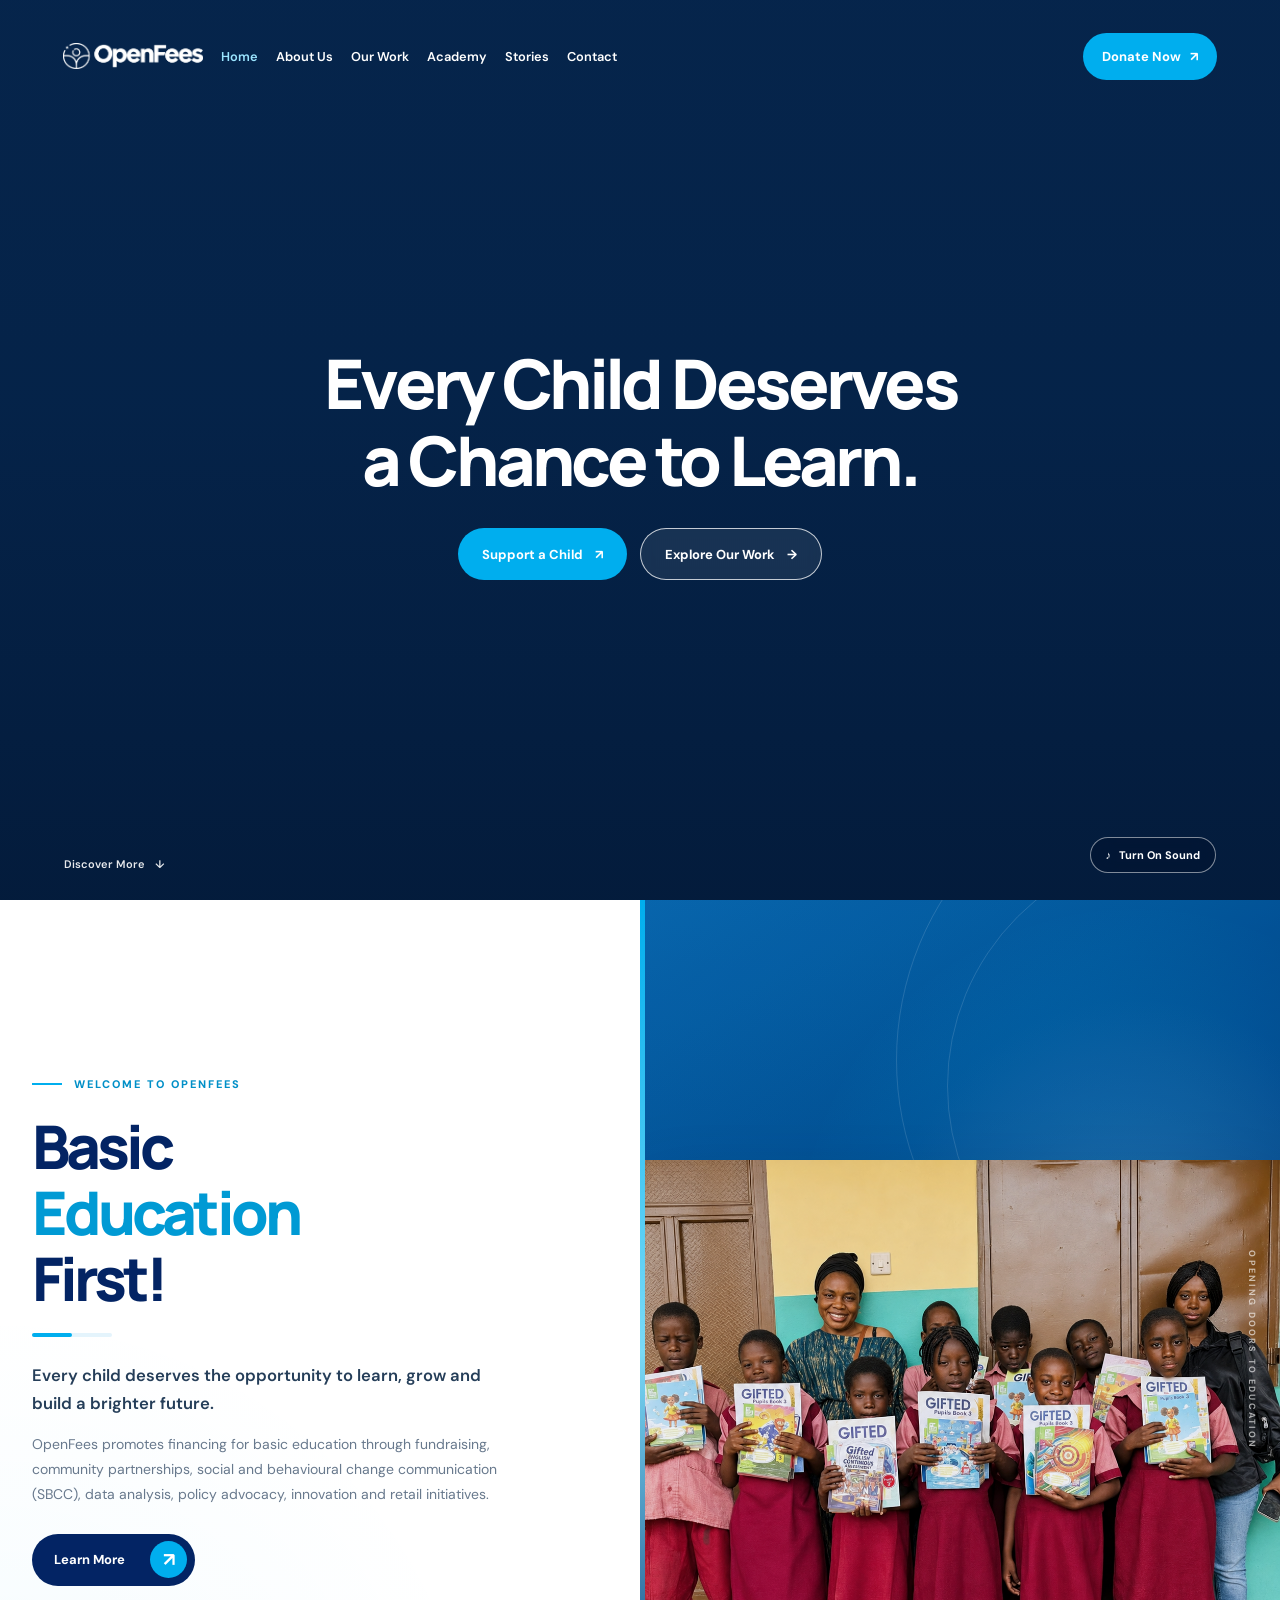
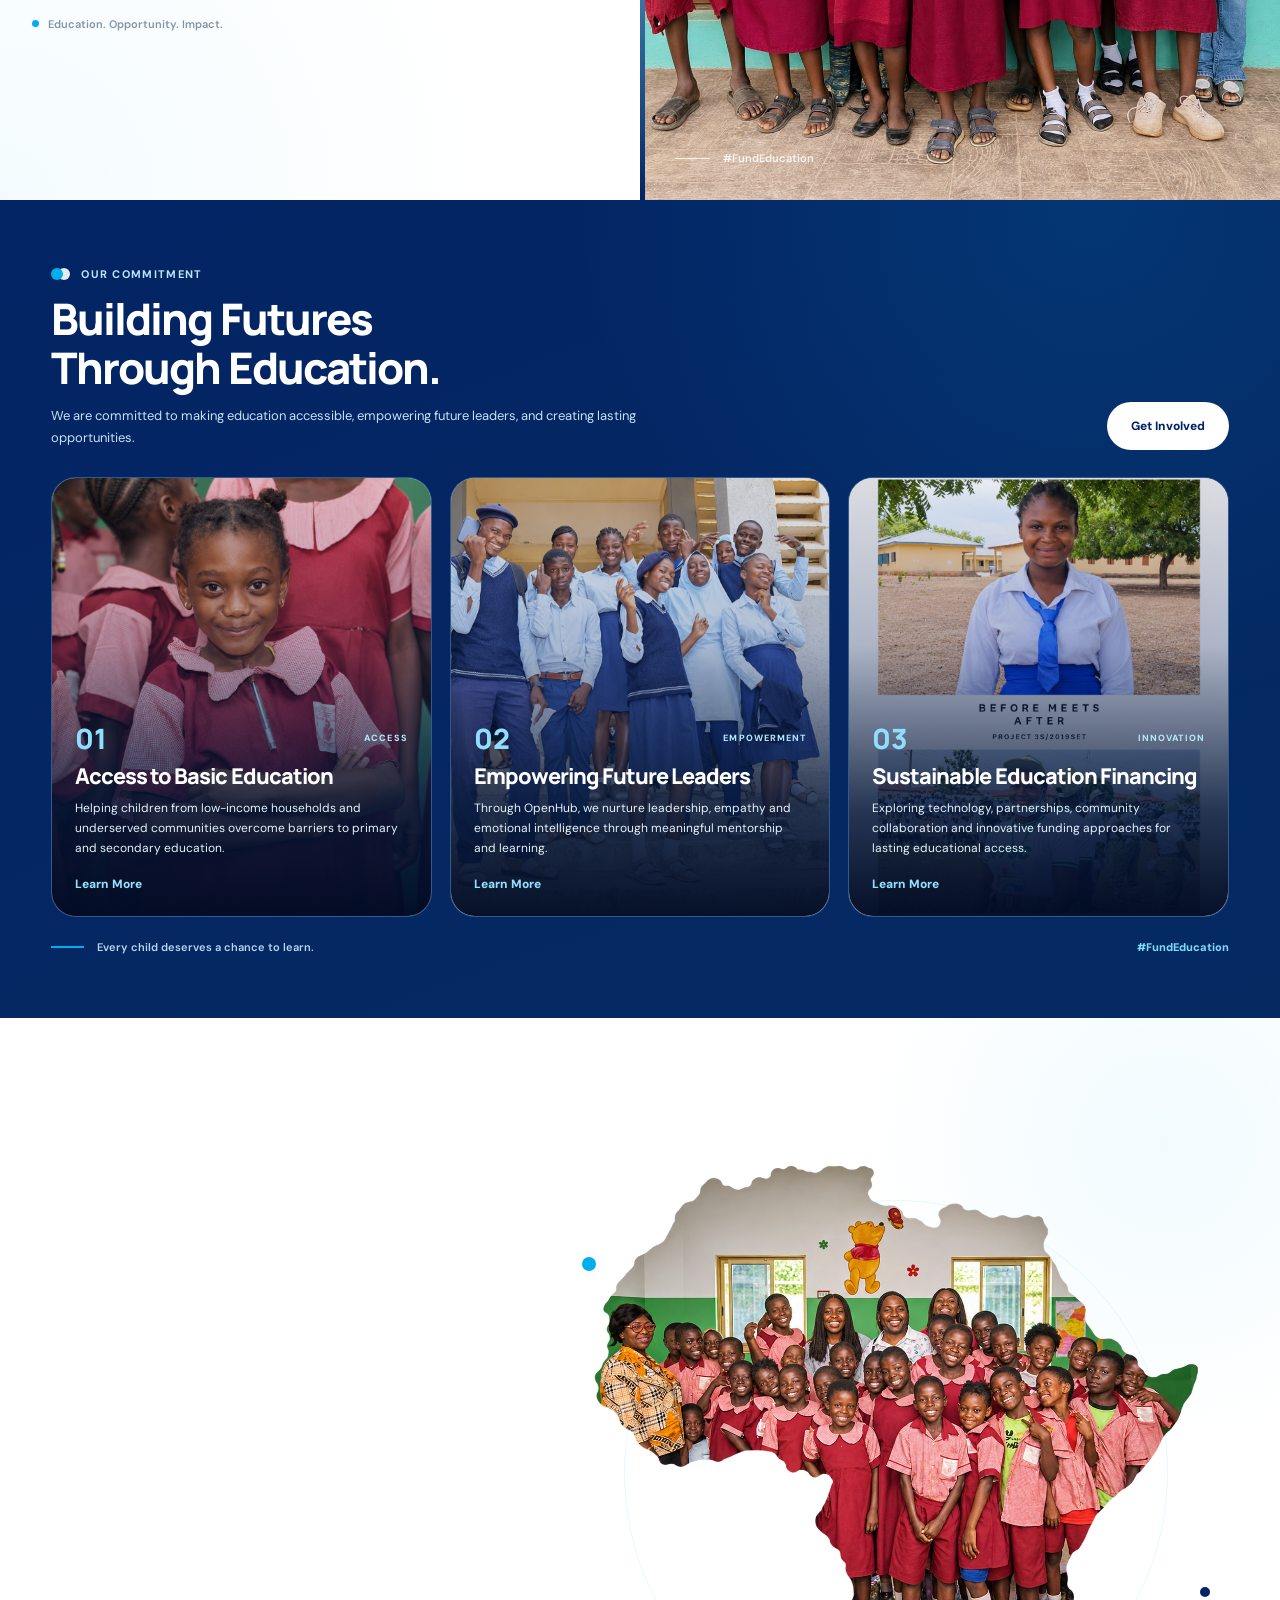
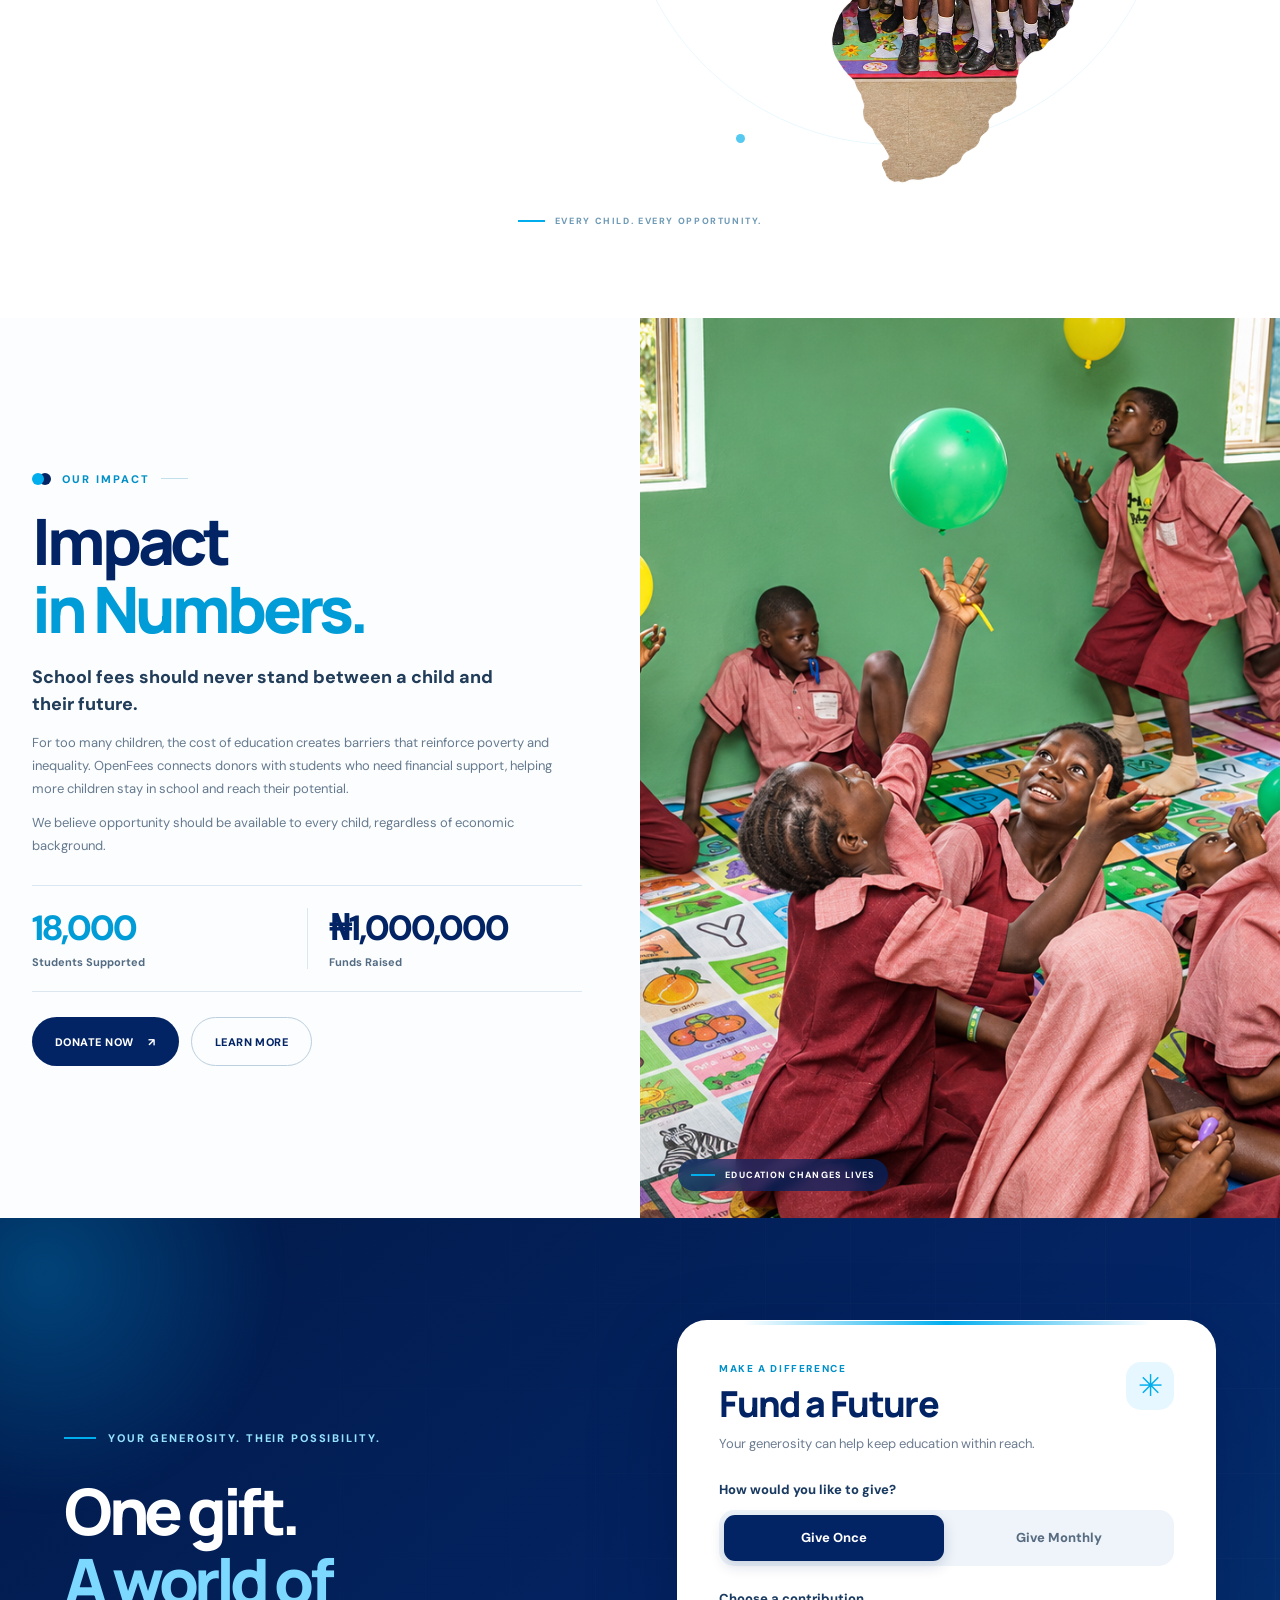
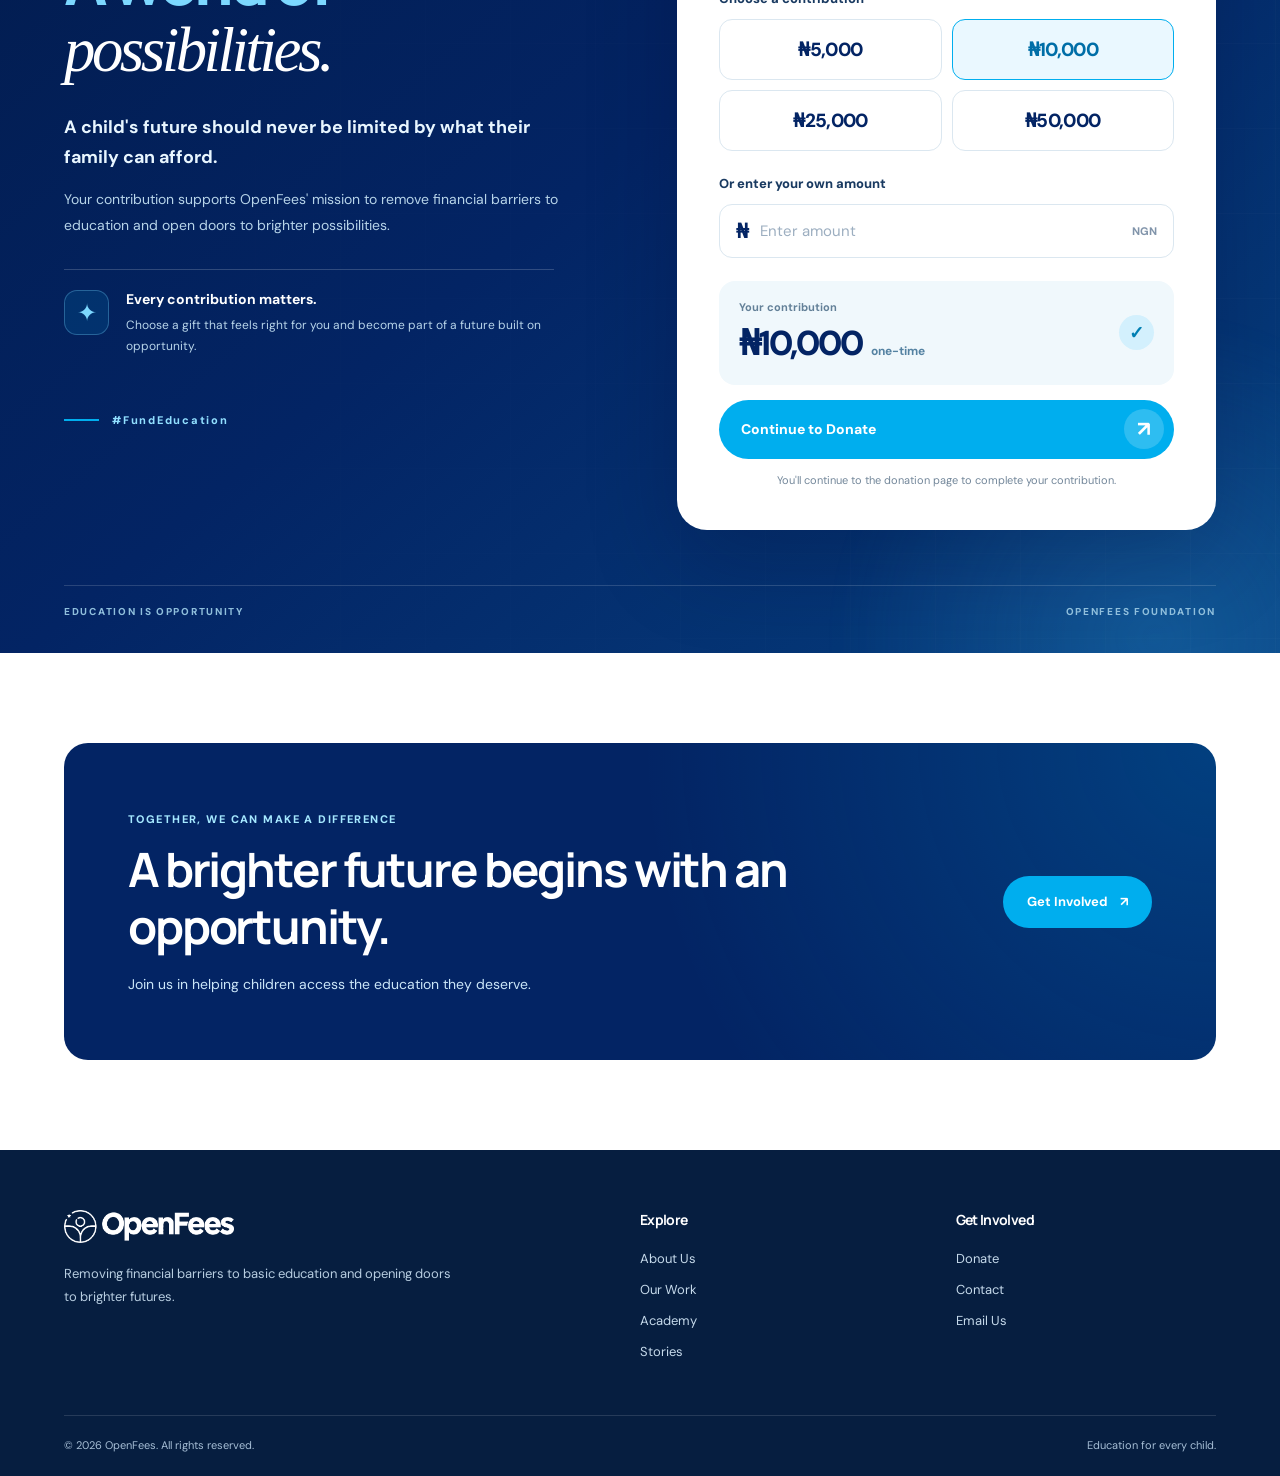
<file: index.html>
<!DOCTYPE html>
<html lang="en">
<head>
  <meta charset="UTF-8">
  <meta name="viewport"
        content="width=device-width, initial-scale=1.0">
  <meta name="theme-color" content="#032464">
  <meta name="description"
        content="OpenFees promotes access to basic education through fundraising, partnerships, advocacy, innovation and learning.">

  <title>OpenFees | Education for Every Child</title>

  <link rel="preconnect" href="https://fonts.googleapis.com">
  <link rel="preconnect"
        href="https://fonts.gstatic.com"
        crossorigin>

  <link
    href="https://fonts.googleapis.com/css2?family=DM+Sans:wght@400;500;600;700;800&family=Manrope:wght@400;500;600;700;800&display=swap"
    rel="stylesheet">

  <link rel="stylesheet" href="style.css">
  <script src="main.js" defer></script>
</head>

<body>

<a href="#main" class="skip-link">
  Skip to content
</a>

<!-- HEADER -->

<header class="site-header">

  <nav class="navbar" aria-label="Main navigation">

    <a href="index.html"
       class="brand"
       aria-label="OpenFees homepage">
      <img src="media/Openfees-white.png"
           alt="OpenFees Logo">
    </a>

    <ul class="nav-list"
        id="site-menu"
        data-menu-list>

      <li>
        <a href="index.html"
           aria-current="page">Home</a>
      </li>

      <li>
        <a href="about.html">About Us</a>
      </li>

      <li>
        <a href="our-work.html">Our Work</a>
      </li>

      <li>
        <a href="academy.html">Academy</a>
      </li>

      <li>
        <a href="blog.html">Stories</a>
      </li>

      <li>
        <a href="contact.html">Contact</a>
      </li>

    </ul>

    <a href="donate.html" class="nav-cta">
      Donate Now
      <span aria-hidden="true">&nearr;</span>
    </a>

    <button
      class="menu-button"
      type="button"
      data-menu-button
      aria-controls="site-menu"
      aria-expanded="false"
      aria-label="Open navigation menu">

      <svg viewBox="0 0 24 24" aria-hidden="true">
        <path d="M4 7h16M4 12h16M4 17h16"/>
      </svg>

    </button>

  </nav>

</header>


<main id="main">

<!-- ====================================
     SECTION 1 — VIDEO HERO
==================================== -->

<section class="hero" aria-labelledby="hero-title">

  <video
    id="heroVideo"
    class="hero-video"
    autoplay
    muted
    loop
    playsinline
    preload="auto"
    aria-hidden="true">

    <source
      src="media/header_video.mp4"
      type="video/mp4">

  </video>

  <div class="hero-shade"></div>

  <div class="hero-inner">

    <div class="hero-content">

      <h1 id="hero-title">

        <span class="headline-line">
          Every Child Deserves
        </span>

        <span class="headline-line">
          a Chance to Learn.
        </span>

      </h1>

      <div class="actions">

        <a href="donate.html"
           class="button button-primary">
          Support a Child
          <span aria-hidden="true">&nearr;</span>
        </a>

        <a href="our-work.html"
           class="button button-outline">
          Explore Our Work
          <span aria-hidden="true">&rarr;</span>
        </a>

      </div>

    </div>

  </div>

  <a href="#welcome" class="scroll-indicator">
    Discover More
    <span aria-hidden="true">&darr;</span>
  </a>

  <button
    id="soundToggle"
    class="sound-toggle"
    type="button"
    aria-label="Turn video sound on"
    aria-pressed="false">

    <span id="soundIcon" aria-hidden="true">♪</span>
    <span id="soundLabel">Turn On Sound</span>

  </button>

</section>


<!-- ====================================
     SECTION 2 — WELCOME
==================================== -->

<section
  class="welcome-section"
  id="welcome"
  aria-labelledby="welcome-title">

  <div class="welcome-layout">

    <div class="welcome-content">

      <div class="welcome-content-inner" data-reveal>

        <div class="welcome-eyebrow">
          <span class="welcome-eyebrow-line"></span>
          WELCOME TO OPENFEES
        </div>

        <h2 id="welcome-title">

          Basic

          <span class="welcome-title-accent">
            Education
          </span>

          First!

        </h2>

        <div class="welcome-accent-line">
          <span></span>
        </div>

        <p class="welcome-lead">
          Every child deserves the opportunity
          to learn, grow and build a brighter future.
        </p>

        <p class="welcome-description">
          OpenFees promotes financing for basic
          education through fundraising,
          community partnerships, social and
          behavioural change communication (SBCC),
          data analysis, policy advocacy,
          innovation and retail initiatives.
        </p>

        <div class="welcome-actions">

          <a href="about.html" class="welcome-button">

            Learn More

            <span class="welcome-button-arrow"
                  aria-hidden="true">&nearr;</span>

          </a>

        </div>

        <div class="welcome-signature">
          <span class="signature-dot"></span>
          Education. Opportunity. Impact.
        </div>

      </div>

    </div>

    <div class="welcome-visual">

      <div class="visual-glow" aria-hidden="true"></div>

      <div class="visual-ring visual-ring-one"
           aria-hidden="true"></div>

      <div class="visual-ring visual-ring-two"
           aria-hidden="true"></div>

      <div class="visual-accent" aria-hidden="true"></div>

      <div class="welcome-image-wrap">

        <img
          src="media/Students.png"
          class="welcome-students"
          alt="Students representing educational opportunity"
          loading="lazy">

      </div>

      <div class="visual-side-label"
           aria-hidden="true">
        OPENING DOORS TO EDUCATION
      </div>

      <div class="visual-bottom-detail"
           aria-hidden="true">

        <span class="visual-small-line"></span>
        <span>#FundEducation</span>

      </div>

    </div>

  </div>

</section>


<!-- ====================================
     SECTION 3 — OUR COMMITMENT
==================================== -->

<section
  class="commitment-showcase"
  id="our-commitment"
  aria-labelledby="commitment-title">

  <div class="commitment-wrap">

    <div class="commitment-head" data-reveal>

      <div class="commitment-head-left">

        <div class="commitment-eyebrow">
          <span class="commitment-eyebrow-dot"></span>
          OUR COMMITMENT
        </div>

        <h2 id="commitment-title">

          Building Futures
          <span>Through Education.</span>

        </h2>

        <p class="commitment-introduction">
          We are committed to making education
          accessible, empowering future leaders,
          and creating lasting opportunities.
        </p>

      </div>

      <a href="donate.html"
         class="commitment-top-btn">
        Get Involved
      </a>

    </div>

    <div class="commitment-grid-new">

      <!-- CARD ONE -->

      <article
        class="commitment-card-new"
        tabindex="0"
        aria-label="Access to Basic Education"
        data-commitment-card>

        <div class="commitment-card-inner">

          <div class="commitment-media">
            <img
              src="media/student2.png"
              alt="Children representing access to education"
              loading="lazy">
          </div>

          <div class="commitment-overlay"></div>

          <div class="commitment-content">

            <div class="commitment-number-row">
              <span class="commitment-number-new">01</span>
              <span class="commitment-label">ACCESS</span>
            </div>

            <h3>Access to Basic Education</h3>

            <p>
              Helping children from low-income
              households and underserved communities
              overcome barriers to primary and
              secondary education.
            </p>

            <a href="our-work.html"
               class="commitment-link">
              Learn More
            </a>

          </div>

        </div>

      </article>


      <!-- CARD TWO -->

      <article
        class="commitment-card-new commitment-card-featured"
        tabindex="0"
        aria-label="Empowering Future Leaders"
        data-commitment-card>

        <div class="commitment-card-inner">

          <div class="commitment-media">
            <img
              src="media/student3.png"
              alt="Students representing leadership and mentorship"
              loading="lazy">
          </div>

          <div class="commitment-overlay"></div>

          <div class="commitment-content">

            <div class="commitment-number-row">
              <span class="commitment-number-new">02</span>
              <span class="commitment-label">EMPOWERMENT</span>
            </div>

            <h3>Empowering Future Leaders</h3>

            <p>
              Through OpenHub, we nurture leadership,
              empathy and emotional intelligence
              through meaningful mentorship and learning.
            </p>

            <a href="about.html"
               class="commitment-link">
              Learn More
            </a>

          </div>

        </div>

      </article>


      <!-- CARD THREE -->

      <article
        class="commitment-card-new"
        tabindex="0"
        aria-label="Sustainable Education Financing"
        data-commitment-card>

        <div class="commitment-card-inner">

          <div class="commitment-media">
            <img
              src="media/student4.png"
              alt="Students representing sustainable education"
              loading="lazy">
          </div>

          <div class="commitment-overlay"></div>

          <div class="commitment-content">

            <div class="commitment-number-row">
              <span class="commitment-number-new">03</span>
              <span class="commitment-label">INNOVATION</span>
            </div>

            <h3>Sustainable Education Financing</h3>

            <p>
              Exploring technology, partnerships,
              community collaboration and innovative
              funding approaches for lasting
              educational access.
            </p>

            <a href="our-work.html"
               class="commitment-link">
              Learn More
            </a>

          </div>

        </div>

      </article>

    </div>

    <div class="commitment-footer-note">

      <span class="commitment-note-line"></span>
      Every child deserves a chance to learn.
      <span class="commitment-note-mark">
        #FundEducation
      </span>

    </div>

  </div>

</section>


<!-- ====================================
     SECTION 4 — EDUCATION IS A RIGHT
==================================== -->

<section
  class="education-right-section"
  id="education-right"
  aria-labelledby="education-right-title">

  <div class="education-right-container">

    <div class="education-right-content" data-reveal>

      <div class="education-right-eyebrow">
        <span class="education-right-line"></span>
        OUR BELIEF
      </div>

      <h2 id="education-right-title">

        Education is a
        <span>fundamental</span>
        right.

      </h2>

      <p class="education-right-description">
        We envision a world where a child's
        future is never determined by their
        family's financial circumstances.
      </p>

      <p class="education-right-supporting">
        At OpenFees, we believe basic education
        belongs to every child — not only to
        families who can afford it.
      </p>

      <a href="about.html"
         class="education-right-button">

        Learn More
        <span aria-hidden="true">&nearr;</span>

      </a>

    </div>

    <div class="education-right-visual">

      <span class="education-map-dot dot-one"
            aria-hidden="true"></span>

      <span class="education-map-dot dot-two"
            aria-hidden="true"></span>

      <span class="education-map-dot dot-three"
            aria-hidden="true"></span>

      <img
        src="media/map.png"
        class="education-map-image"
        alt="Map artwork representing equal educational opportunities"
        loading="lazy">

      <span class="education-map-orbit"
            aria-hidden="true"></span>

    </div>

  </div>

  <div class="education-right-bottom">

    <span class="education-bottom-dash"></span>
    <span>EVERY CHILD. EVERY OPPORTUNITY.</span>

  </div>

</section>


<!-- ====================================
     SECTION 5 — IMPACT IN NUMBERS
==================================== -->

<section
  class="impact-section"
  id="impact"
  aria-labelledby="impact-title">

  <div class="impact-layout">

    <div class="impact-left">

      <div class="impact-inner" data-reveal>

        <div class="impact-eyebrow">

          <span class="impact-eyebrow-dot"></span>

          OUR IMPACT

          <span class="impact-eyebrow-line"></span>

        </div>

        <h2 id="impact-title">

          Impact
          <span class="impact-title-blue">
            in Numbers.
          </span>

        </h2>

        <p class="impact-lead">
          School fees should never stand
          between a child and their future.
        </p>

        <p class="impact-description">
          For too many children, the cost
          of education creates barriers
          that reinforce poverty and inequality.
          OpenFees connects donors with students
          who need financial support, helping
          more children stay in school
          and reach their potential.
        </p>

        <p class="impact-description impact-description-last">
          We believe opportunity should be
          available to every child, regardless
          of economic background.
        </p>

        <div class="impact-statistics">

          <div class="impact-stat">

            <div class="impact-stat-number">
              18,000
            </div>

            <div class="impact-stat-label">
              Students Supported
            </div>

          </div>

          <div class="impact-stats-divider"
               aria-hidden="true"></div>

          <div class="impact-stat">

            <div class="impact-stat-number">
              ₦1,000,000
            </div>

            <div class="impact-stat-label">
              Funds Raised
            </div>

          </div>

        </div>

        <div class="impact-actions">

          <a href="donate.html"
             class="impact-btn impact-btn-primary">
            DONATE NOW
            <span aria-hidden="true">&nearr;</span>
          </a>

          <a href="about.html"
             class="impact-btn impact-btn-outline">
            LEARN MORE
          </a>

        </div>

      </div>

    </div>

    <div class="impact-visual">

      <div class="impact-visual-glow"
           aria-hidden="true"></div>

      <div class="impact-visual-frame">

        <img
          src="media/student5.png"
          class="impact-student-image"
          alt="Student representing OpenFees educational impact"
          loading="lazy">

      </div>

      <div class="impact-visual-small-circle"
           aria-hidden="true"></div>

      <div class="impact-visual-large-circle"
           aria-hidden="true"></div>

      <div class="impact-visual-caption"
           aria-hidden="true">

        <span></span>
        EDUCATION CHANGES LIVES

      </div>

    </div>

  </div>

</section>


<!-- ====================================
     SECTION 6 — FUND A FUTURE
==================================== -->

<section
  class="fund-future-section"
  id="fund-a-future"
  aria-labelledby="fund-future-title">

  <div class="fund-future-glow fund-glow-one"
       aria-hidden="true"></div>

  <div class="fund-future-glow fund-glow-two"
       aria-hidden="true"></div>

  <div class="fund-future-container">

    <!-- LEFT -->

    <div class="fund-future-story" data-reveal>

      <div class="fund-future-eyebrow">

        <span class="fund-future-eyebrow-line"></span>

        YOUR GENEROSITY. THEIR POSSIBILITY.

      </div>

      <h2 id="fund-future-title">

        One gift.

        <span>A world of</span>

        <em>possibilities.</em>

      </h2>

      <p class="fund-future-lead">
        A child's future should never be limited
        by what their family can afford.
      </p>

      <p class="fund-future-description">
        Your contribution supports OpenFees'
        mission to remove financial barriers
        to education and open doors to
        brighter possibilities.
      </p>

      <div class="fund-future-promise">

        <span class="fund-promise-icon"
              aria-hidden="true">✦</span>

        <div>

          <strong>Every contribution matters.</strong>

          <p>
            Choose a gift that feels right
            for you and become part of a
            future built on opportunity.
          </p>

        </div>

      </div>

      <div class="fund-future-decor"
           aria-hidden="true">

        <span class="fund-future-decor-line"></span>

        #FundEducation

      </div>

    </div>


    <!-- DONATION PANEL -->

    <div class="fund-future-panel" data-reveal>

      <div class="fund-panel-heading">

        <div>

          <span class="fund-panel-kicker">
            MAKE A DIFFERENCE
          </span>

          <h3>Fund a Future</h3>

          <p>
            Your generosity can help keep
            education within reach.
          </p>

        </div>

        <div class="fund-panel-symbol"
             aria-hidden="true">

          <span>✳</span>

        </div>

      </div>


      <fieldset class="fund-frequency-fieldset">

        <legend class="fund-field-label">
          How would you like to give?
        </legend>

        <div class="fund-frequency-switch">

          <label class="fund-frequency-option">

            <input
              type="radio"
              name="donation-frequency"
              value="once"
              checked
              data-fund-frequency>

            <span>Give Once</span>

          </label>

          <label class="fund-frequency-option">

            <input
              type="radio"
              name="donation-frequency"
              value="monthly"
              data-fund-frequency>

            <span>Give Monthly</span>

          </label>

        </div>

      </fieldset>


      <fieldset class="fund-amount-fieldset">

        <legend class="fund-field-label">
          Choose a contribution
        </legend>

        <div class="fund-amount-grid">

          <label class="fund-amount-option">

            <input
              type="radio"
              name="donation-amount"
              value="5000"
              data-fund-amount>

            <span>₦5,000</span>

          </label>

          <label class="fund-amount-option">

            <input
              type="radio"
              name="donation-amount"
              value="10000"
              checked
              data-fund-amount>

            <span>₦10,000</span>

          </label>

          <label class="fund-amount-option">

            <input
              type="radio"
              name="donation-amount"
              value="25000"
              data-fund-amount>

            <span>₦25,000</span>

          </label>

          <label class="fund-amount-option">

            <input
              type="radio"
              name="donation-amount"
              value="50000"
              data-fund-amount>

            <span>₦50,000</span>

          </label>

        </div>

      </fieldset>


      <div class="fund-custom-field">

        <label
          for="fundCustomAmount"
          class="fund-field-label">

          Or enter your own amount

        </label>

        <div class="fund-custom-input-wrap">

          <span class="fund-currency-symbol"
                aria-hidden="true">₦</span>

          <input
            id="fundCustomAmount"
            type="number"
            inputmode="numeric"
            min="100"
            step="100"
            placeholder="Enter amount"
            autocomplete="off">

          <span class="fund-custom-currency">
            NGN
          </span>

        </div>

        <p
          class="fund-validation"
          id="fundValidation"
          role="alert"
          hidden>
        </p>

      </div>


      <div class="fund-donation-summary"
           aria-live="polite">

        <div>

          <span class="fund-summary-label">
            Your contribution
          </span>

          <div class="fund-summary-amount-row">

            <strong id="fundSelectedAmount">
              ₦10,000
            </strong>

            <span id="fundSelectedFrequency">
              one-time
            </span>

          </div>

        </div>

        <div class="fund-summary-mark"
             aria-hidden="true">✓</div>

      </div>


      <a
        id="fundDonateButton"
        class="fund-donate-button"
        href="donate.html?amount=10000&amp;frequency=once">

        Continue to Donate

        <span class="fund-button-icon"
              aria-hidden="true">&nearr;</span>

      </a>

      <p class="fund-panel-disclaimer">
        You'll continue to the donation
        page to complete your contribution.
      </p>

    </div>

  </div>

  <div class="fund-future-bottom"
       aria-hidden="true">

    <span>EDUCATION IS OPPORTUNITY</span>

    <span>OPENFEES FOUNDATION</span>

  </div>

</section>


<!-- ====================================
     SECTION 7 — GET INVOLVED
==================================== -->

<section class="section cta-section"
         id="get-involved">

  <div class="container">

    <div class="cta-band" data-reveal>

      <div>

        <span class="cta-kicker">
          TOGETHER, WE CAN MAKE A DIFFERENCE
        </span>

        <h2>
          A brighter future begins
          with an opportunity.
        </h2>

        <p>
          Join us in helping children
          access the education they deserve.
        </p>

      </div>

      <a href="donate.html"
         class="button button-primary">

        Get Involved
        <span aria-hidden="true">&nearr;</span>

      </a>

    </div>

  </div>

</section>

</main>


<!-- ====================================
     FOOTER
==================================== -->

<footer class="site-footer">

  <div class="container">

    <div class="footer-top">

      <div class="footer-brand">

        <a href="index.html">

          <img
            src="media/Openfees-white.png"
            alt="OpenFees Logo">

        </a>

        <p>
          Removing financial barriers
          to basic education and opening
          doors to brighter futures.
        </p>

      </div>

      <div class="footer-links">

        <h3>Explore</h3>

        <a href="about.html">About Us</a>

        <a href="our-work.html">Our Work</a>

        <a href="academy.html">Academy</a>

        <a href="blog.html">Stories</a>

      </div>

      <div class="footer-links">

        <h3>Get Involved</h3>

        <a href="donate.html">Donate</a>

        <a href="contact.html">Contact</a>

        <a href="mailto:hello@openfees.org">
          Email Us
        </a>

      </div>

    </div>

    <div class="footer-bottom">

      <span>
        &copy;
        <span data-current-year>2026</span>
        OpenFees. All rights reserved.
      </span>

      <span>Education for every child.</span>

    </div>

  </div>

</footer>

</body>
</html>
</file>
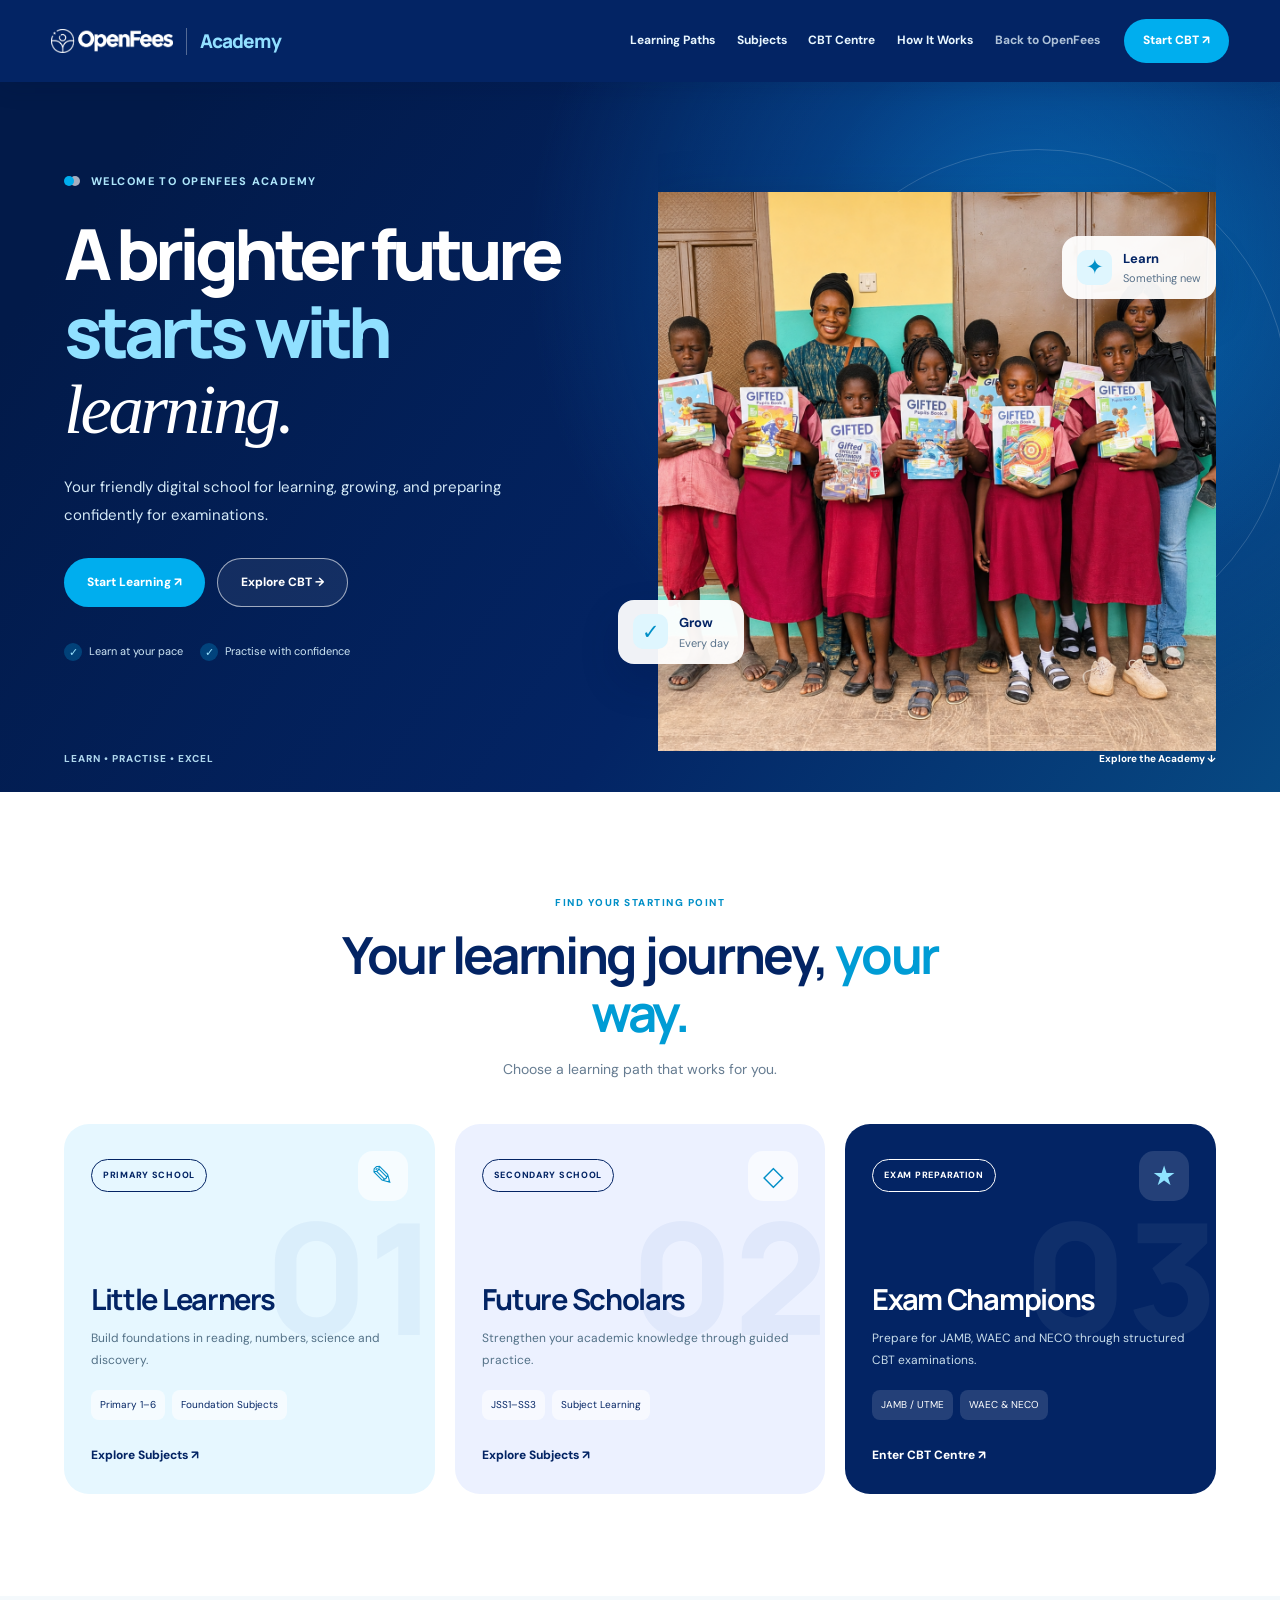
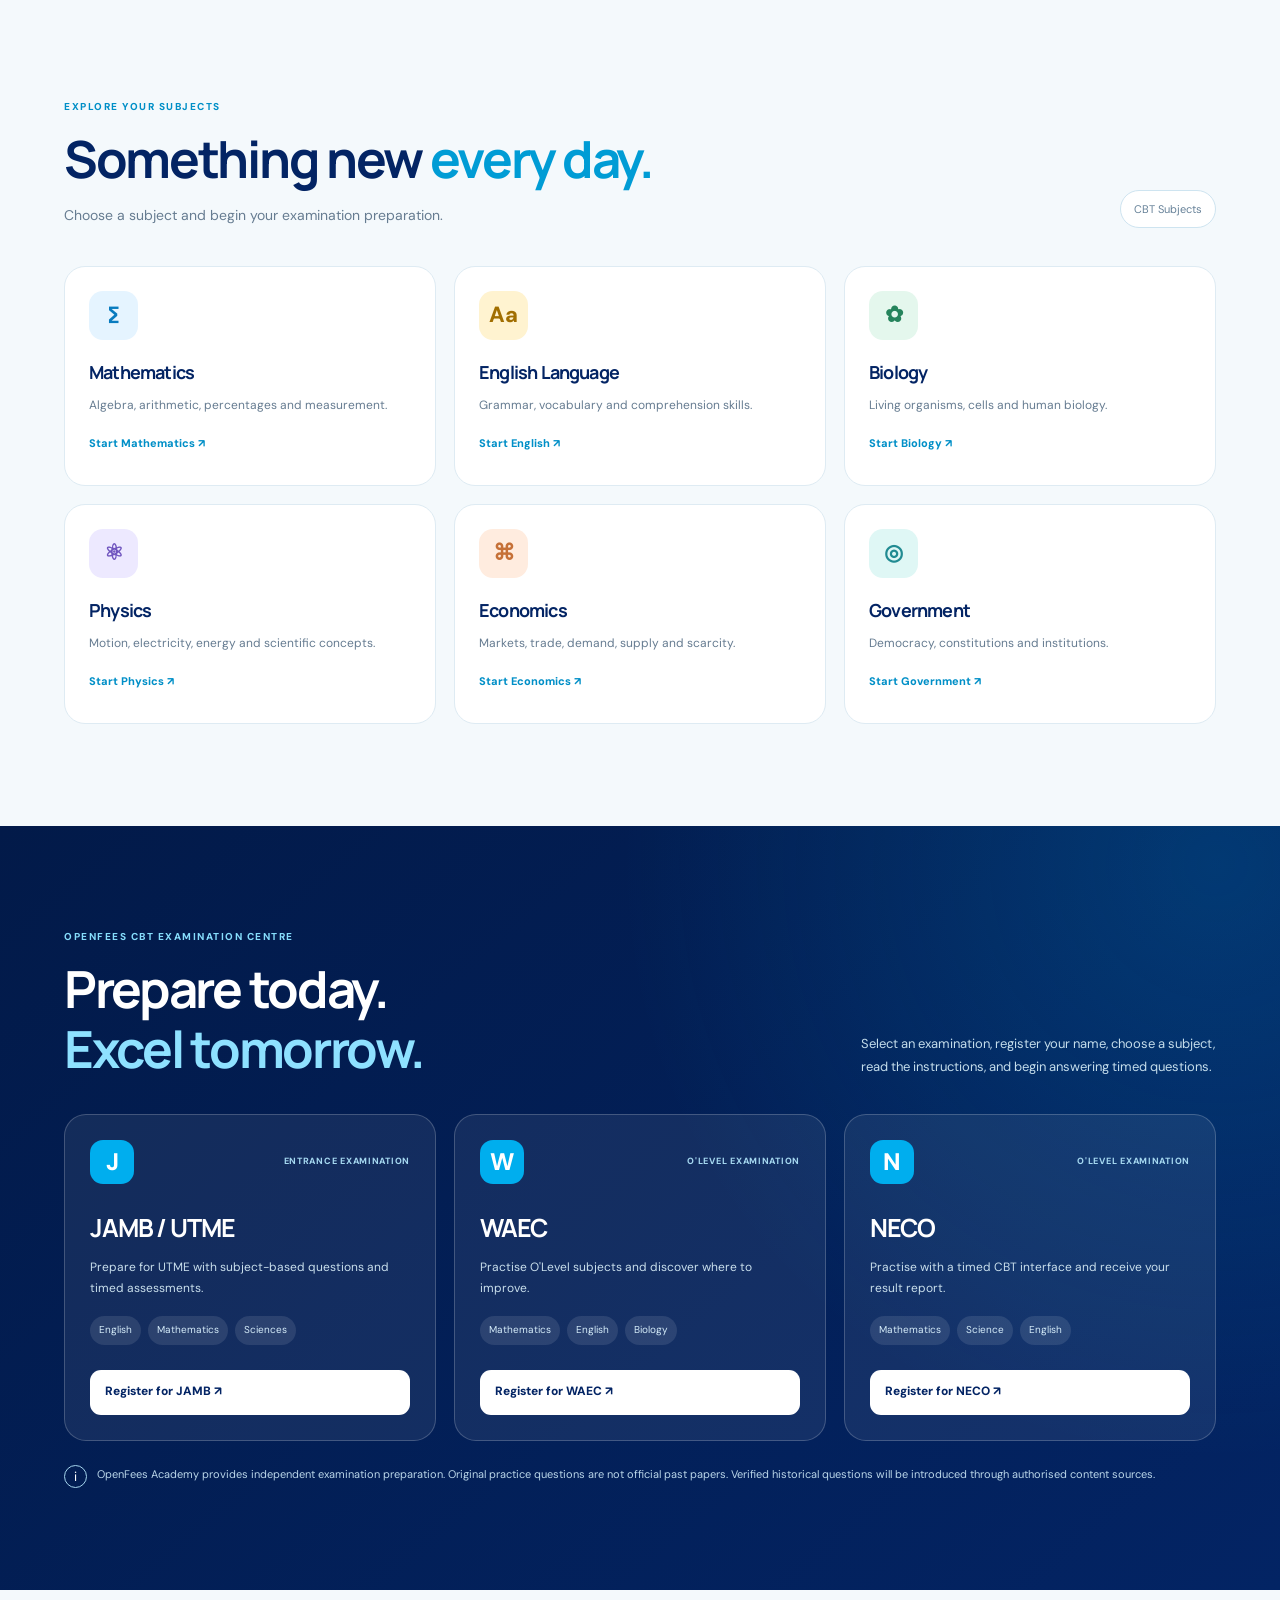
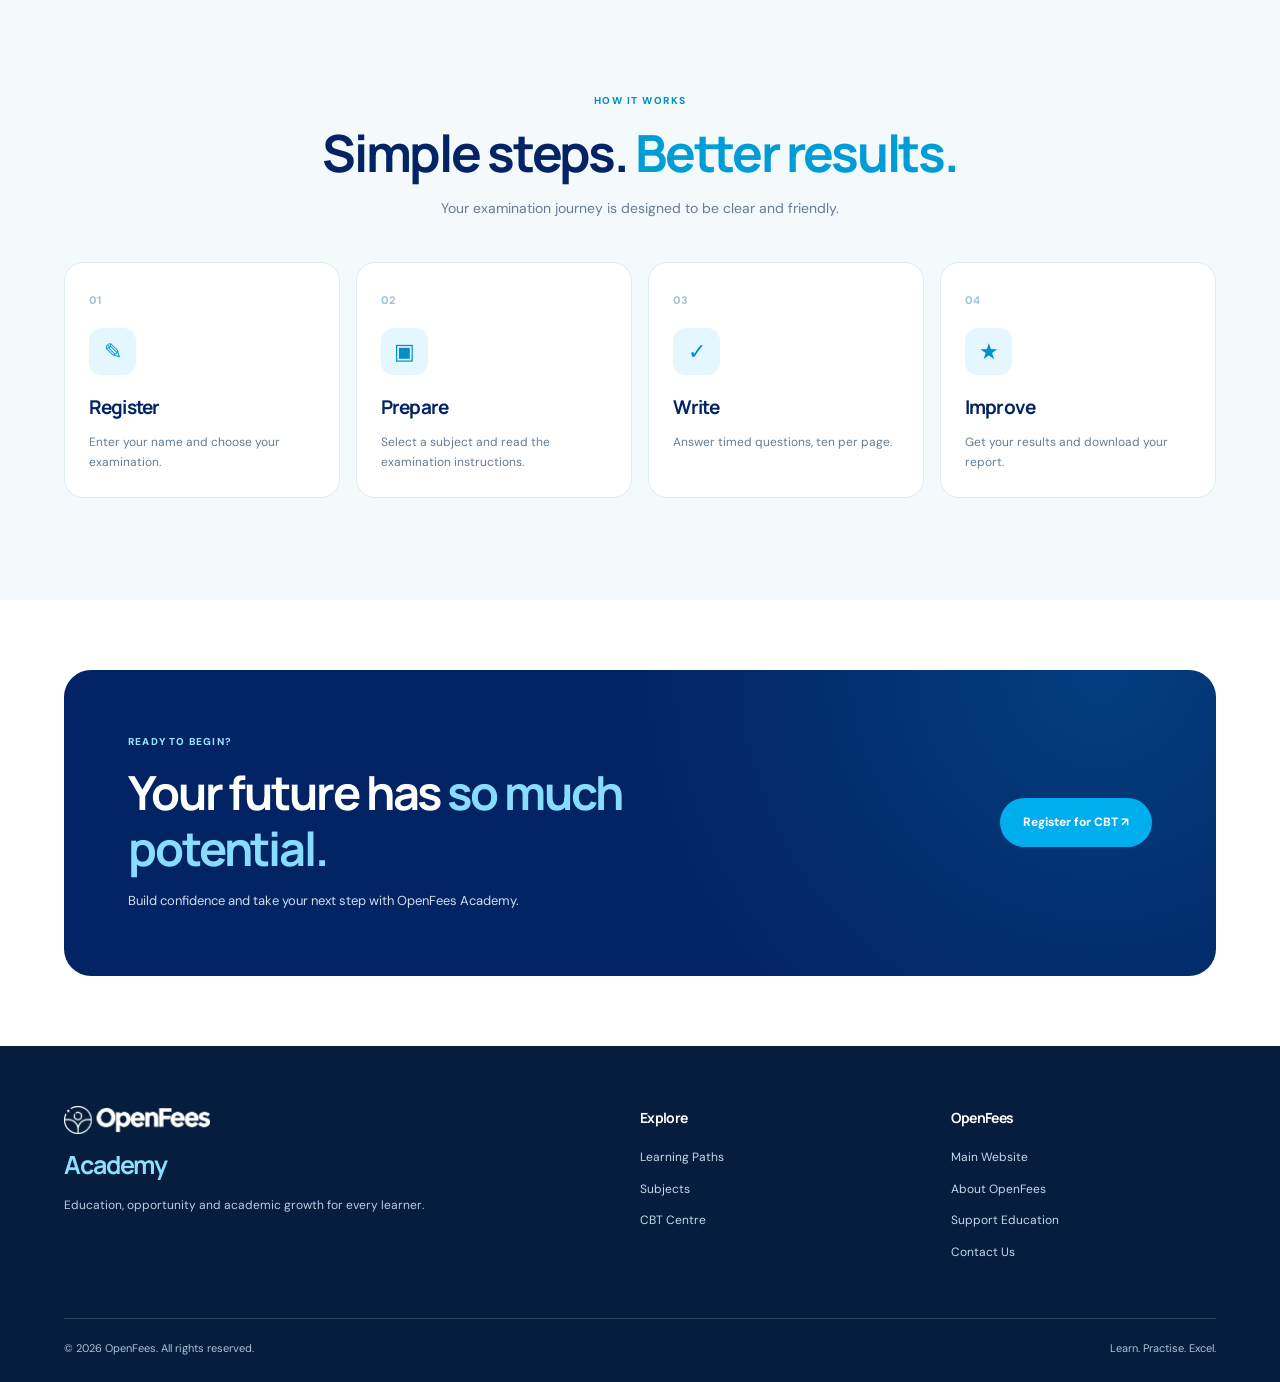
<file: academy.html>
<!DOCTYPE html>
<html lang="en">
<head>
<meta charset="UTF-8">
<meta name="viewport" content="width=device-width, initial-scale=1.0">
<meta name="theme-color" content="#032464">

<title>OpenFees Academy | Learn. Practise. Excel.</title>

<meta name="description" content="Learn, practise and prepare for JAMB, WAEC and NECO with OpenFees Academy.">

<link rel="preconnect" href="https://fonts.googleapis.com">
<link rel="preconnect" href="https://fonts.gstatic.com" crossorigin>
<link href="https://fonts.googleapis.com/css2?family=DM+Sans:wght@400;500;600;700;800&family=Manrope:wght@400;500;600;700;800&display=swap" rel="stylesheet">

<link rel="stylesheet" href="academy.css">
<script src="academy.js" defer></script>
</head>

<body>

<a href="#main" class="skip-link">Skip to content</a>

<header class="academy-header">
  <div class="academy-nav-wrap">

    <a href="academy.html" class="academy-brand">
      <span class="academy-brand-image">
        <img src="media/Openfees-white.png" alt="OpenFees">
      </span>
      <span class="academy-brand-separator"></span>
      <span class="academy-brand-word">Academy</span>
    </a>

    <nav class="academy-nav" id="academy-navigation" aria-label="Academy navigation">
      <a href="#learning-paths">Learning Paths</a>
      <a href="#subjects">Subjects</a>
      <a href="#cbt-centre">CBT Centre</a>
      <a href="#how-it-works">How It Works</a>
      <a href="index.html" class="academy-nav-back">Back to OpenFees</a>
    </nav>

    <div class="academy-nav-actions">
      <a href="cbt.html" class="academy-header-cta">
        Start CBT ↗
      </a>

      <button
        type="button"
        class="academy-menu-toggle"
        id="academyMenuToggle"
        aria-label="Open menu"
        aria-expanded="false"
        aria-controls="academy-navigation">
        <span></span><span></span><span></span>
      </button>
    </div>

  </div>
</header>

<main id="main">

<!-- HERO -->

<section class="academy-hero">
  <div class="academy-hero-glow"></div>

  <div class="academy-container academy-hero-grid">

    <div class="academy-hero-copy">

      <div class="academy-eyebrow academy-eyebrow-light">
        <span class="academy-eyebrow-dot"></span>
        WELCOME TO OPENFEES ACADEMY
      </div>

      <h1>
        A brighter future
        <span>starts with</span>
        <em>learning.</em>
      </h1>

      <p class="academy-hero-description">
        Your friendly digital school for learning,
        growing, and preparing confidently for examinations.
      </p>

      <div class="academy-hero-actions">
        <a href="#learning-paths" class="academy-button academy-button-cyan">
          Start Learning ↗
        </a>
        <a href="#cbt-centre" class="academy-button academy-button-glass">
          Explore CBT →
        </a>
      </div>

      <div class="academy-hero-notes">
        <span><span class="note-check">✓</span> Learn at your pace</span>
        <span><span class="note-check">✓</span> Practise with confidence</span>
      </div>

    </div>

    <div class="academy-hero-art">
      <div class="academy-art-ring academy-art-ring-one"></div>
      <div class="academy-art-ring academy-art-ring-two"></div>

      <div class="academy-hero-photo">
        <img src="media/Students.png" alt="Students learning">
      </div>

      <div class="academy-floating-chip academy-chip-top">
        <span class="chip-symbol">✦</span>
        <span><strong>Learn</strong> Something new</span>
      </div>

      <div class="academy-floating-chip academy-chip-bottom">
        <span class="chip-symbol">✓</span>
        <span><strong>Grow</strong> Every day</span>
      </div>
    </div>

  </div>

  <div class="academy-hero-bottom">
    <span>LEARN • PRACTISE • EXCEL</span>
    <a href="#learning-paths">Explore the Academy ↓</a>
  </div>
</section>


<!-- LEARNING PATHS -->

<section class="academy-section academy-paths" id="learning-paths">
  <div class="academy-container">

    <div class="academy-section-heading academy-centered">
      <span class="academy-section-kicker">FIND YOUR STARTING POINT</span>
      <h2>Your learning journey, <span>your way.</span></h2>
      <p>Choose a learning path that works for you.</p>
    </div>

    <div class="academy-path-grid">

      <article class="academy-path-card path-primary">
        <div class="path-card-top">
          <span class="path-card-tag">PRIMARY SCHOOL</span>
          <span class="path-card-icon">✎</span>
        </div>
        <div class="path-card-content">
          <h3>Little Learners</h3>
          <p>Build foundations in reading, numbers, science and discovery.</p>
          <div class="path-card-details">
            <span>Primary 1–6</span>
            <span>Foundation Subjects</span>
          </div>
          <a href="#subjects" class="path-card-link">Explore Subjects ↗</a>
        </div>
        <span class="path-card-decoration" aria-hidden="true">01</span>
      </article>

      <article class="academy-path-card path-secondary">
        <div class="path-card-top">
          <span class="path-card-tag">SECONDARY SCHOOL</span>
          <span class="path-card-icon">◇</span>
        </div>
        <div class="path-card-content">
          <h3>Future Scholars</h3>
          <p>Strengthen your academic knowledge through guided practice.</p>
          <div class="path-card-details">
            <span>JSS1–SS3</span>
            <span>Subject Learning</span>
          </div>
          <a href="#subjects" class="path-card-link">Explore Subjects ↗</a>
        </div>
        <span class="path-card-decoration" aria-hidden="true">02</span>
      </article>

      <article class="academy-path-card path-exams">
        <div class="path-card-top">
          <span class="path-card-tag">EXAM PREPARATION</span>
          <span class="path-card-icon">★</span>
        </div>
        <div class="path-card-content">
          <h3>Exam Champions</h3>
          <p>Prepare for JAMB, WAEC and NECO through structured CBT examinations.</p>
          <div class="path-card-details">
            <span>JAMB / UTME</span>
            <span>WAEC & NECO</span>
          </div>
          <a href="#cbt-centre" class="path-card-link">Enter CBT Centre ↗</a>
        </div>
        <span class="path-card-decoration" aria-hidden="true">03</span>
      </article>

    </div>
  </div>
</section>


<!-- SUBJECTS -->

<section class="academy-section academy-subjects" id="subjects">
  <div class="academy-container">

    <div class="academy-heading-row">
      <div class="academy-section-heading">
        <span class="academy-section-kicker">EXPLORE YOUR SUBJECTS</span>
        <h2>Something new <span>every day.</span></h2>
        <p>Choose a subject and begin your examination preparation.</p>
      </div>
      <span class="academy-content-status">CBT Subjects</span>
    </div>

    <div class="academy-subject-grid">

      <article class="academy-subject-card">
        <span class="subject-icon subject-blue">∑</span>
        <h3>Mathematics</h3>
        <p>Algebra, arithmetic, percentages and measurement.</p>
        <a href="cbt.html?subject=Mathematics" class="subject-tag">
          Start Mathematics ↗
        </a>
      </article>

      <article class="academy-subject-card">
        <span class="subject-icon subject-yellow">Aa</span>
        <h3>English Language</h3>
        <p>Grammar, vocabulary and comprehension skills.</p>
        <a href="cbt.html?subject=English%20Language" class="subject-tag">
          Start English ↗
        </a>
      </article>

      <article class="academy-subject-card">
        <span class="subject-icon subject-green">✿</span>
        <h3>Biology</h3>
        <p>Living organisms, cells and human biology.</p>
        <a href="cbt.html?subject=Biology" class="subject-tag">
          Start Biology ↗
        </a>
      </article>

      <article class="academy-subject-card">
        <span class="subject-icon subject-purple">⚛</span>
        <h3>Physics</h3>
        <p>Motion, electricity, energy and scientific concepts.</p>
        <a href="cbt.html?subject=Physics" class="subject-tag">
          Start Physics ↗
        </a>
      </article>

      <article class="academy-subject-card">
        <span class="subject-icon subject-peach">⌘</span>
        <h3>Economics</h3>
        <p>Markets, trade, demand, supply and scarcity.</p>
        <a href="cbt.html?subject=Economics" class="subject-tag">
          Start Economics ↗
        </a>
      </article>

      <article class="academy-subject-card">
        <span class="subject-icon subject-sky">◎</span>
        <h3>Government</h3>
        <p>Democracy, constitutions and institutions.</p>
        <a href="cbt.html?subject=Government" class="subject-tag">
          Start Government ↗
        </a>
      </article>

    </div>
  </div>
</section>


<!-- CBT CENTRE -->

<section class="academy-section academy-cbt" id="cbt-centre">
  <div class="academy-container">

    <div class="academy-cbt-intro">
      <div>
        <span class="academy-section-kicker kicker-light">
          OPENFEES CBT EXAMINATION CENTRE
        </span>
        <h2>
          Prepare today.
          <span>Excel tomorrow.</span>
        </h2>
      </div>

      <p>
        Select an examination, register your name,
        choose a subject, read the instructions,
        and begin answering timed questions.
      </p>
    </div>

    <div class="academy-exam-grid">

      <article class="academy-exam-card">
        <div class="exam-card-header">
          <span class="exam-card-initial">J</span>
          <span class="exam-card-type">ENTRANCE EXAMINATION</span>
        </div>
        <h3>JAMB / UTME</h3>
        <p>Prepare for UTME with subject-based questions and timed assessments.</p>
        <div class="exam-card-subjects">
          <span>English</span><span>Mathematics</span><span>Sciences</span>
        </div>
        <a href="cbt.html?exam=jamb" class="exam-card-button">
          Register for JAMB ↗
        </a>
      </article>

      <article class="academy-exam-card">
        <div class="exam-card-header">
          <span class="exam-card-initial">W</span>
          <span class="exam-card-type">O'LEVEL EXAMINATION</span>
        </div>
        <h3>WAEC</h3>
        <p>Practise O'Level subjects and discover where to improve.</p>
        <div class="exam-card-subjects">
          <span>Mathematics</span><span>English</span><span>Biology</span>
        </div>
        <a href="cbt.html?exam=waec" class="exam-card-button">
          Register for WAEC ↗
        </a>
      </article>

      <article class="academy-exam-card">
        <div class="exam-card-header">
          <span class="exam-card-initial">N</span>
          <span class="exam-card-type">O'LEVEL EXAMINATION</span>
        </div>
        <h3>NECO</h3>
        <p>Practise with a timed CBT interface and receive your result report.</p>
        <div class="exam-card-subjects">
          <span>Mathematics</span><span>Science</span><span>English</span>
        </div>
        <a href="cbt.html?exam=neco" class="exam-card-button">
          Register for NECO ↗
        </a>
      </article>

    </div>

    <div class="academy-cbt-note">
      <span class="cbt-note-icon">i</span>
      <p>
        OpenFees Academy provides independent examination preparation.
        Original practice questions are not official past papers.
        Verified historical questions will be introduced through
        authorised content sources.
      </p>
    </div>
  </div>
</section>


<!-- HOW IT WORKS -->

<section class="academy-section academy-how" id="how-it-works">
  <div class="academy-container">

    <div class="academy-section-heading academy-centered">
      <span class="academy-section-kicker">HOW IT WORKS</span>
      <h2>Simple steps. <span>Better results.</span></h2>
      <p>Your examination journey is designed to be clear and friendly.</p>
    </div>

    <div class="academy-steps-grid">

      <article class="academy-step">
        <span class="step-number">01</span>
        <span class="step-icon">✎</span>
        <h3>Register</h3>
        <p>Enter your name and choose your examination.</p>
      </article>

      <article class="academy-step">
        <span class="step-number">02</span>
        <span class="step-icon">▣</span>
        <h3>Prepare</h3>
        <p>Select a subject and read the examination instructions.</p>
      </article>

      <article class="academy-step">
        <span class="step-number">03</span>
        <span class="step-icon">✓</span>
        <h3>Write</h3>
        <p>Answer timed questions, ten per page.</p>
      </article>

      <article class="academy-step">
        <span class="step-number">04</span>
        <span class="step-icon">★</span>
        <h3>Improve</h3>
        <p>Get your results and download your report.</p>
      </article>

    </div>

  </div>
</section>


<!-- FINAL SECTION -->

<section class="academy-final-section">
  <div class="academy-container">
    <div class="academy-final-card">
      <div>
        <span class="academy-final-kicker">READY TO BEGIN?</span>
        <h2>Your future has <span>so much potential.</span></h2>
        <p>Build confidence and take your next step with OpenFees Academy.</p>
      </div>
      <a href="cbt.html" class="academy-button academy-button-cyan">
        Register for CBT ↗
      </a>
    </div>
  </div>
</section>

</main>

<footer class="academy-footer">
  <div class="academy-container">

    <div class="academy-footer-top">

      <div class="academy-footer-brand">
        <img src="media/Openfees-white.png" alt="OpenFees">
        <h2>Academy</h2>
        <p>Education, opportunity and academic growth for every learner.</p>
      </div>

      <div class="academy-footer-links">
        <h3>Explore</h3>
        <a href="#learning-paths">Learning Paths</a>
        <a href="#subjects">Subjects</a>
        <a href="#cbt-centre">CBT Centre</a>
      </div>

      <div class="academy-footer-links">
        <h3>OpenFees</h3>
        <a href="index.html">Main Website</a>
        <a href="about.html">About OpenFees</a>
        <a href="donate.html">Support Education</a>
        <a href="contact.html">Contact Us</a>
      </div>

    </div>

    <div class="academy-footer-bottom">
      <span>© <span data-academy-year>2026</span> OpenFees. All rights reserved.</span>
      <span>Learn. Practise. Excel.</span>
    </div>

  </div>
</footer>

</body>
</html>
</file>
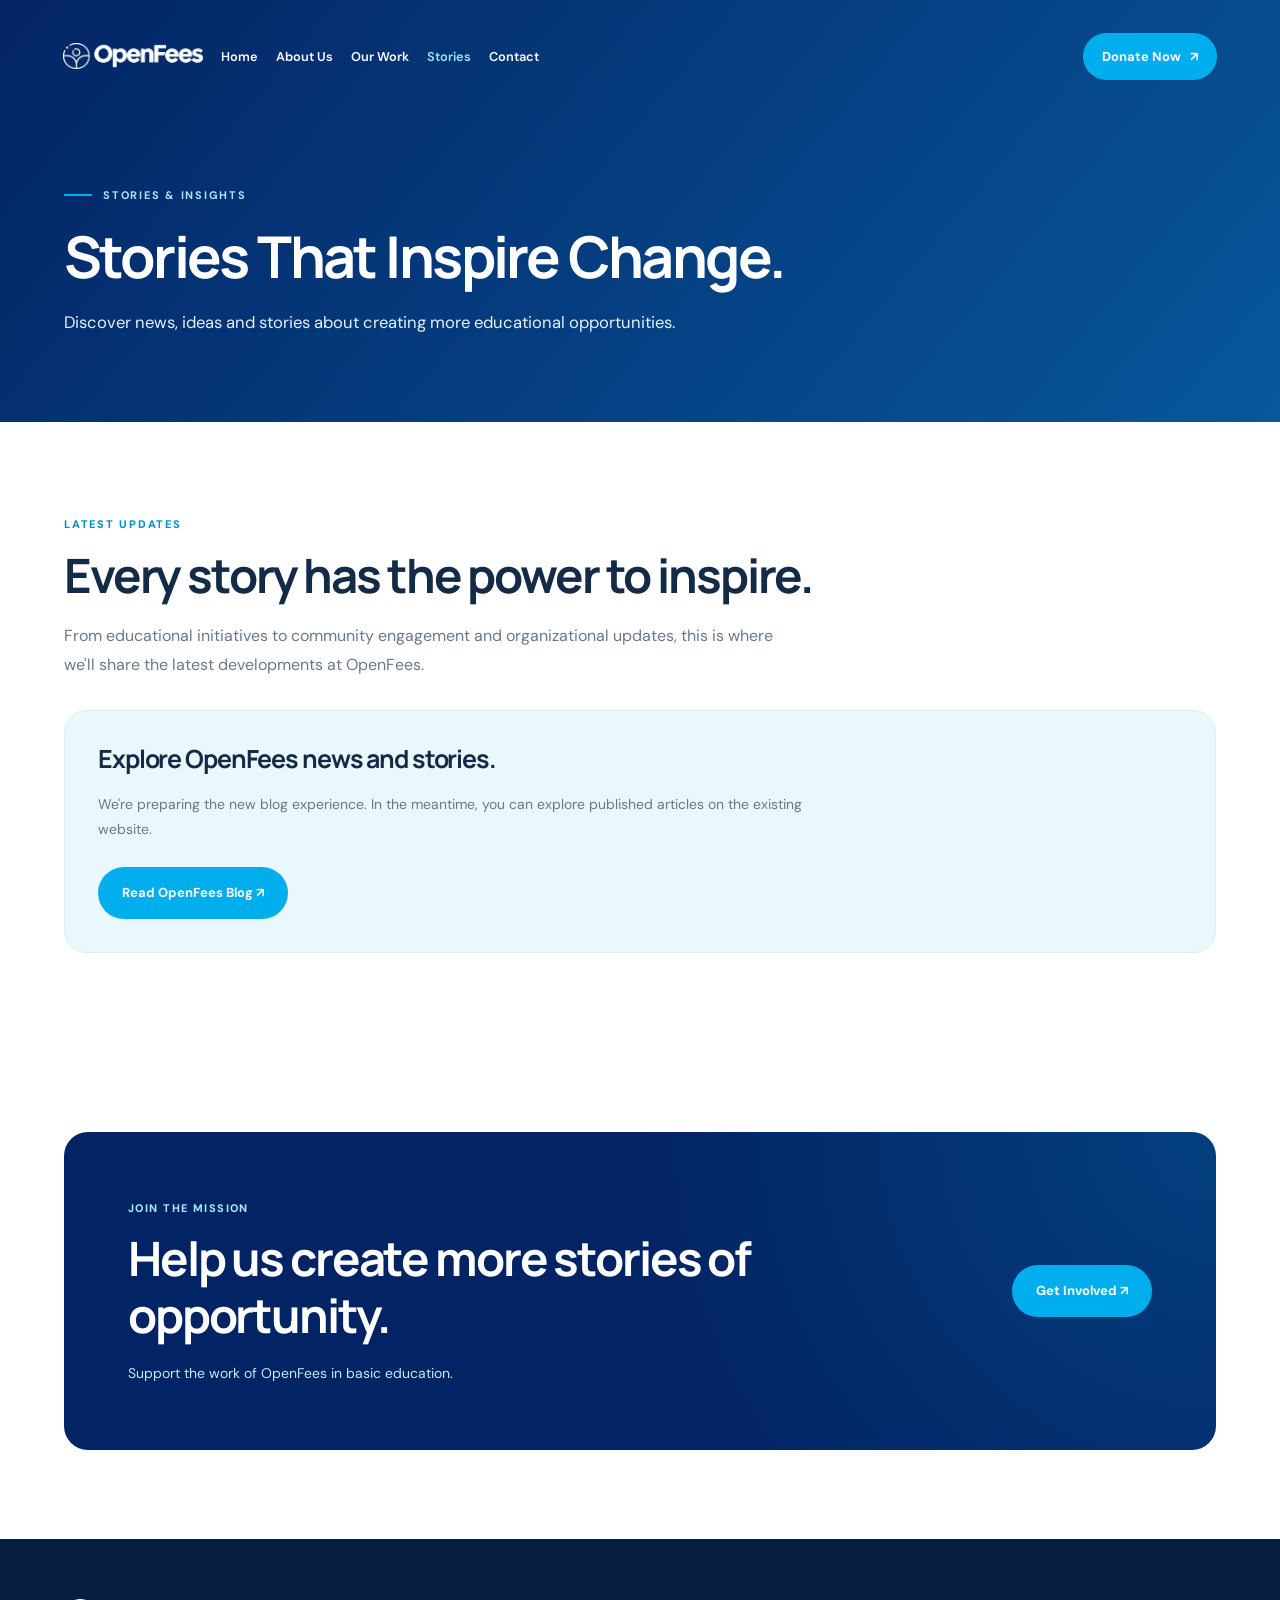
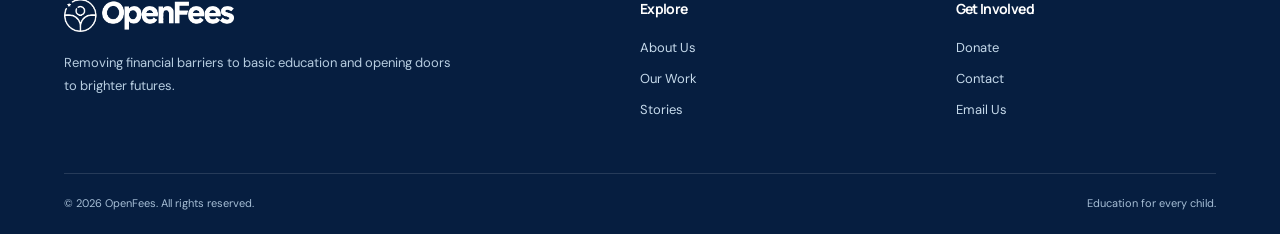
<file: blog.html>
<!DOCTYPE html>
<html lang="en">
<head>
  <meta charset="UTF-8">
  <meta name="viewport" content="width=device-width, initial-scale=1.0">
  <meta name="theme-color" content="#032464">
  <meta name="description" content="Explore stories, news and updates from OpenFees.">
  <title>Stories & Updates | OpenFees</title>

  <link rel="preconnect" href="https://fonts.googleapis.com">
  <link rel="preconnect" href="https://fonts.gstatic.com" crossorigin>
  <link href="https://fonts.googleapis.com/css2?family=DM+Sans:wght@400;500;600;700&family=Manrope:wght@400;500;600;700;800&display=swap" rel="stylesheet">

  <link rel="stylesheet" href="style.css">
  <script src="main.js" defer></script>
</head>
<body>

<a href="#main" class="skip-link">Skip to content</a>

<header class="site-header">
  <nav class="navbar" aria-label="Main navigation">
    <a href="index.html" class="brand">
      <img src="media/Openfees.png" alt="OpenFees">
    </a>

    <ul class="nav-list" id="site-menu" data-menu-list>
      <li><a href="index.html">Home</a></li>
      <li><a href="about.html">About Us</a></li>
      <li><a href="our-work.html">Our Work</a></li>
      <li><a href="blog.html" aria-current="page">Stories</a></li>
      <li><a href="contact.html">Contact</a></li>
    </ul>

    <a href="donate.html" class="nav-cta">
      Donate Now <span aria-hidden="true">&nearr;</span>
    </a>

    <button class="menu-button" type="button"
      data-menu-button aria-controls="site-menu"
      aria-label="Open navigation menu" aria-expanded="false">
      <svg viewBox="0 0 24 24" aria-hidden="true">
        <path d="M4 7h16M4 12h16M4 17h16"/>
      </svg>
    </button>
  </nav>
</header>

<main id="main">

  <section class="page-hero">
    <div class="container">
      <div class="eyebrow">STORIES & INSIGHTS</div>
      <h1>Stories That Inspire Change.</h1>
      <p>
        Discover news, ideas and stories about
        creating more educational opportunities.
      </p>
    </div>
  </section>

  <section class="section">
    <div class="container">
      <div class="section-label">LATEST UPDATES</div>
      <h2>Every story has the power to inspire.</h2>

      <p class="lead">
        From educational initiatives to community
        engagement and organizational updates,
        this is where we'll share the latest
        developments at OpenFees.
      </p>

      <div class="info-panel" data-reveal>
        <h2>Explore OpenFees news and stories.</h2>
        <p>
          We're preparing the new blog experience.
          In the meantime, you can explore
          published articles on the existing website.
        </p>

        <a href="https://openfees.org/blog/"
          target="_blank"
          rel="noopener noreferrer"
          class="button button-primary">
          Read OpenFees Blog &nearr;
        </a>
      </div>
    </div>
  </section>

  <section class="section section-soft">
    <div class="container">
      <div class="cta-band" data-reveal>
        <div>
          <span class="cta-kicker">JOIN THE MISSION</span>
          <h2>Help us create more stories of opportunity.</h2>
          <p>Support the work of OpenFees in basic education.</p>
        </div>

        <a href="donate.html" class="button button-primary">
          Get Involved &nearr;
        </a>
      </div>
    </div>
  </section>

</main>

<footer class="site-footer">
  <div class="container">
    <div class="footer-top">
      <div class="footer-brand">
        <a href="index.html">
          <img src="media/Openfees.png" alt="OpenFees">
        </a>
        <p>Removing financial barriers to basic education and opening doors to brighter futures.</p>
      </div>

      <div class="footer-links">
        <h3>Explore</h3>
        <a href="about.html">About Us</a>
        <a href="our-work.html">Our Work</a>
        <a href="blog.html">Stories</a>
      </div>

      <div class="footer-links">
        <h3>Get Involved</h3>
        <a href="donate.html">Donate</a>
        <a href="contact.html">Contact</a>
        <a href="mailto:hello@openfees.org">Email Us</a>
      </div>
    </div>

    <div class="footer-bottom">
      <span>&copy; <span data-current-year>2026</span> OpenFees. All rights reserved.</span>
      <span>Education for every child.</span>
    </div>
  </div>
</footer>

</body>
</html>
</file>
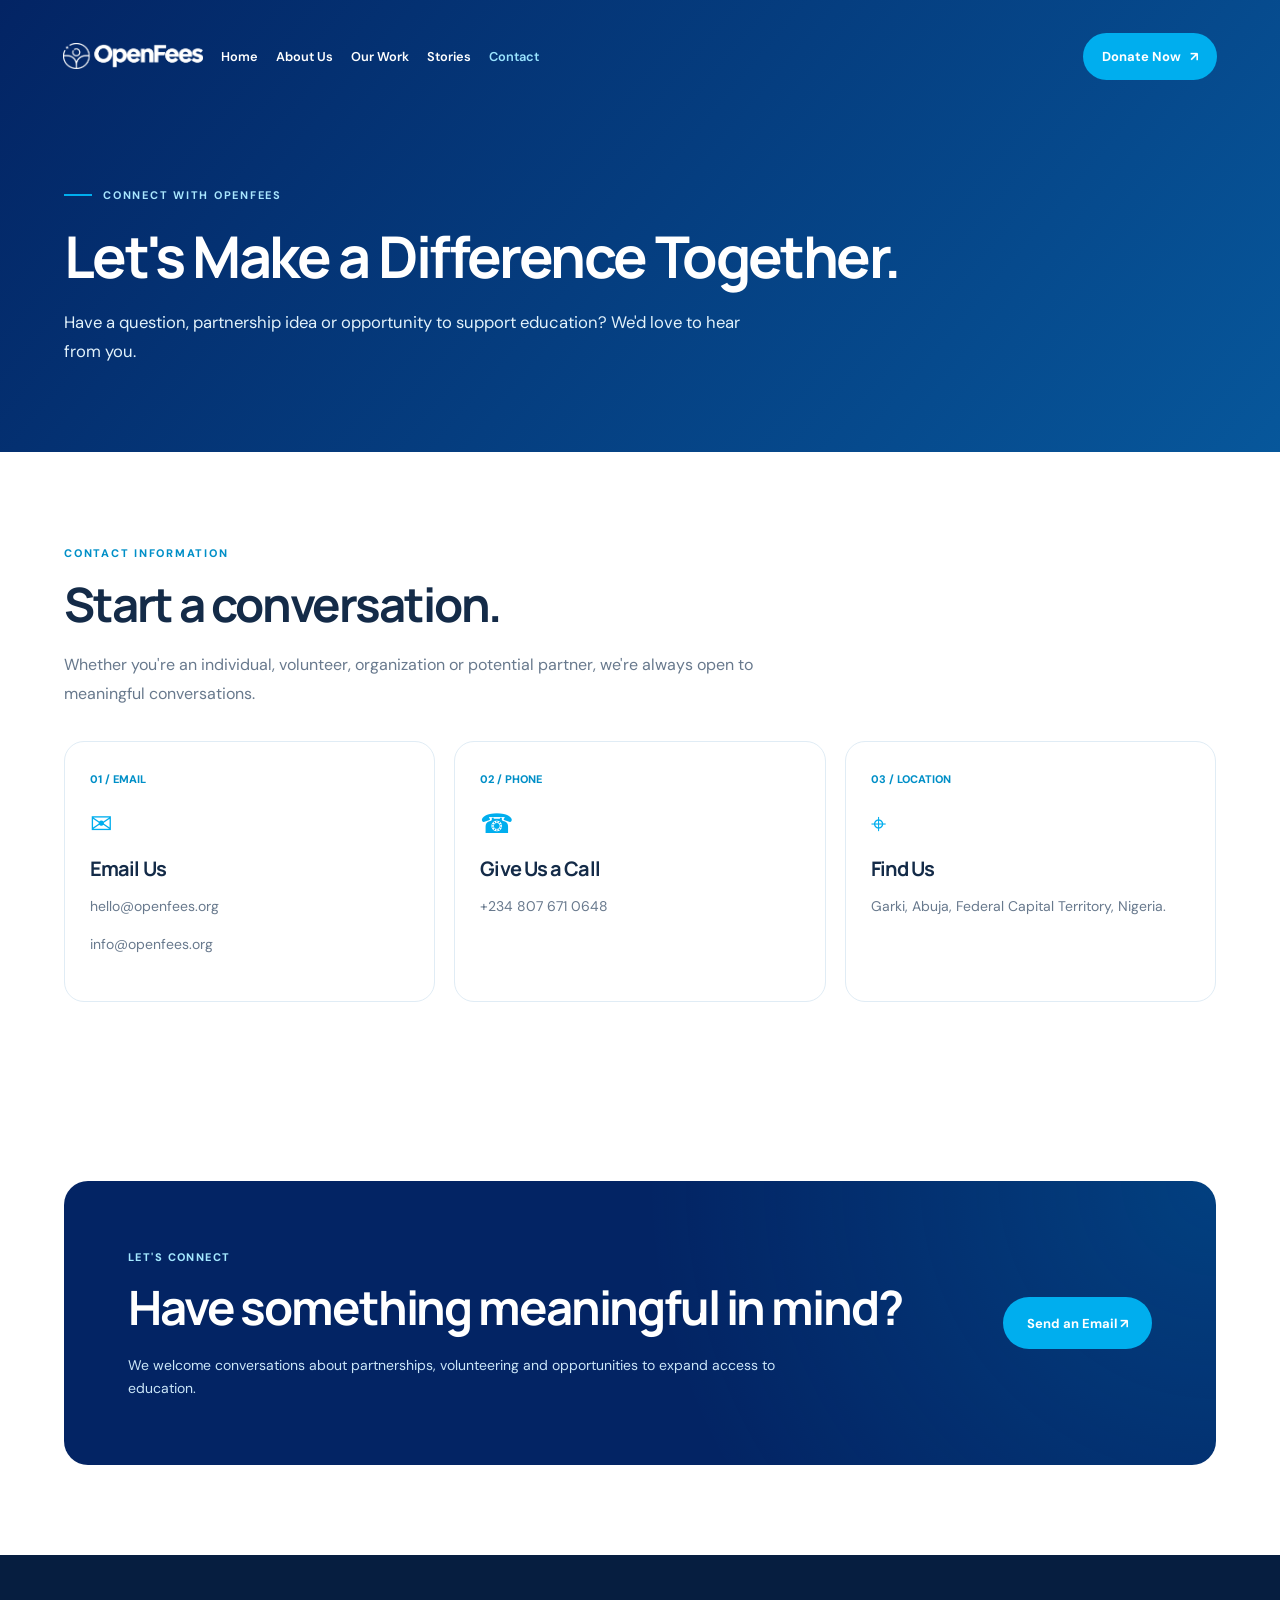
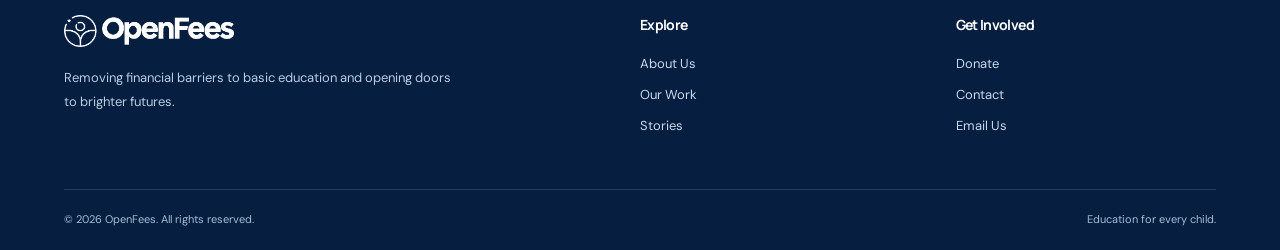
<file: contact.html>
<!DOCTYPE html>
<html lang="en">
<head>
  <meta charset="UTF-8">
  <meta name="viewport" content="width=device-width, initial-scale=1.0">
  <meta name="theme-color" content="#032464">
  <meta name="description" content="Contact OpenFees about education, partnerships and volunteering.">
  <title>Contact Us | OpenFees</title>

  <link rel="preconnect" href="https://fonts.googleapis.com">
  <link rel="preconnect" href="https://fonts.gstatic.com" crossorigin>
  <link href="https://fonts.googleapis.com/css2?family=DM+Sans:wght@400;500;600;700&family=Manrope:wght@400;500;600;700;800&display=swap" rel="stylesheet">

  <link rel="stylesheet" href="style.css">
  <script src="main.js" defer></script>
</head>
<body>

<a href="#main" class="skip-link">Skip to content</a>

<header class="site-header">
  <nav class="navbar" aria-label="Main navigation">
    <a href="index.html" class="brand">
      <img src="media/Openfees.png" alt="OpenFees">
    </a>

    <ul class="nav-list" id="site-menu" data-menu-list>
      <li><a href="index.html">Home</a></li>
      <li><a href="about.html">About Us</a></li>
      <li><a href="our-work.html">Our Work</a></li>
      <li><a href="blog.html">Stories</a></li>
      <li><a href="contact.html" aria-current="page">Contact</a></li>
    </ul>

    <a href="donate.html" class="nav-cta">
      Donate Now <span aria-hidden="true">&nearr;</span>
    </a>

    <button class="menu-button" type="button"
      data-menu-button aria-controls="site-menu"
      aria-label="Open navigation menu" aria-expanded="false">
      <svg viewBox="0 0 24 24" aria-hidden="true">
        <path d="M4 7h16M4 12h16M4 17h16"/>
      </svg>
    </button>
  </nav>
</header>

<main id="main">

  <section class="page-hero">
    <div class="container">
      <div class="eyebrow">CONNECT WITH OPENFEES</div>
      <h1>Let's Make a Difference Together.</h1>
      <p>
        Have a question, partnership idea or
        opportunity to support education?
        We'd love to hear from you.
      </p>
    </div>
  </section>

  <section class="section">
    <div class="container">
      <div class="section-label">CONTACT INFORMATION</div>
      <h2>Start a conversation.</h2>

      <p class="lead">
        Whether you're an individual, volunteer,
        organization or potential partner, we're
        always open to meaningful conversations.
      </p>

      <div class="feature-grid">

        <article class="feature-card" data-reveal>
          <div class="feature-number">01 / EMAIL</div>
          <div class="feature-icon" aria-hidden="true">✉</div>
          <h3>Email Us</h3>
          <p>
            <a href="mailto:hello@openfees.org">
              hello@openfees.org
            </a>
          </p>
          <p>
            <a href="mailto:info@openfees.org">
              info@openfees.org
            </a>
          </p>
        </article>

        <article class="feature-card" data-reveal>
          <div class="feature-number">02 / PHONE</div>
          <div class="feature-icon" aria-hidden="true">☎</div>
          <h3>Give Us a Call</h3>
          <p>
            <a href="tel:+2348076710648">
              +234 807 671 0648
            </a>
          </p>
        </article>

        <article class="feature-card" data-reveal>
          <div class="feature-number">03 / LOCATION</div>
          <div class="feature-icon" aria-hidden="true">⌖</div>
          <h3>Find Us</h3>
          <p>
            Garki, Abuja,
            Federal Capital Territory,
            Nigeria.
          </p>
        </article>

      </div>
    </div>
  </section>

  <section class="section section-soft">
    <div class="container">
      <div class="cta-band" data-reveal>
        <div>
          <span class="cta-kicker">LET'S CONNECT</span>
          <h2>Have something meaningful in mind?</h2>
          <p>
            We welcome conversations about partnerships,
            volunteering and opportunities to expand
            access to education.
          </p>
        </div>

        <a href="mailto:hello@openfees.org"
          class="button button-primary">
          Send an Email &nearr;
        </a>
      </div>
    </div>
  </section>

</main>

<footer class="site-footer">
  <div class="container">
    <div class="footer-top">
      <div class="footer-brand">
        <a href="index.html">
          <img src="media/Openfees.png" alt="OpenFees">
        </a>
        <p>Removing financial barriers to basic education and opening doors to brighter futures.</p>
      </div>

      <div class="footer-links">
        <h3>Explore</h3>
        <a href="about.html">About Us</a>
        <a href="our-work.html">Our Work</a>
        <a href="blog.html">Stories</a>
      </div>

      <div class="footer-links">
        <h3>Get Involved</h3>
        <a href="donate.html">Donate</a>
        <a href="contact.html">Contact</a>
        <a href="mailto:hello@openfees.org">Email Us</a>
      </div>
    </div>

    <div class="footer-bottom">
      <span>&copy; <span data-current-year>2026</span> OpenFees. All rights reserved.</span>
      <span>Education for every child.</span>
    </div>
  </div>
</footer>

</body>
</html>
</file>
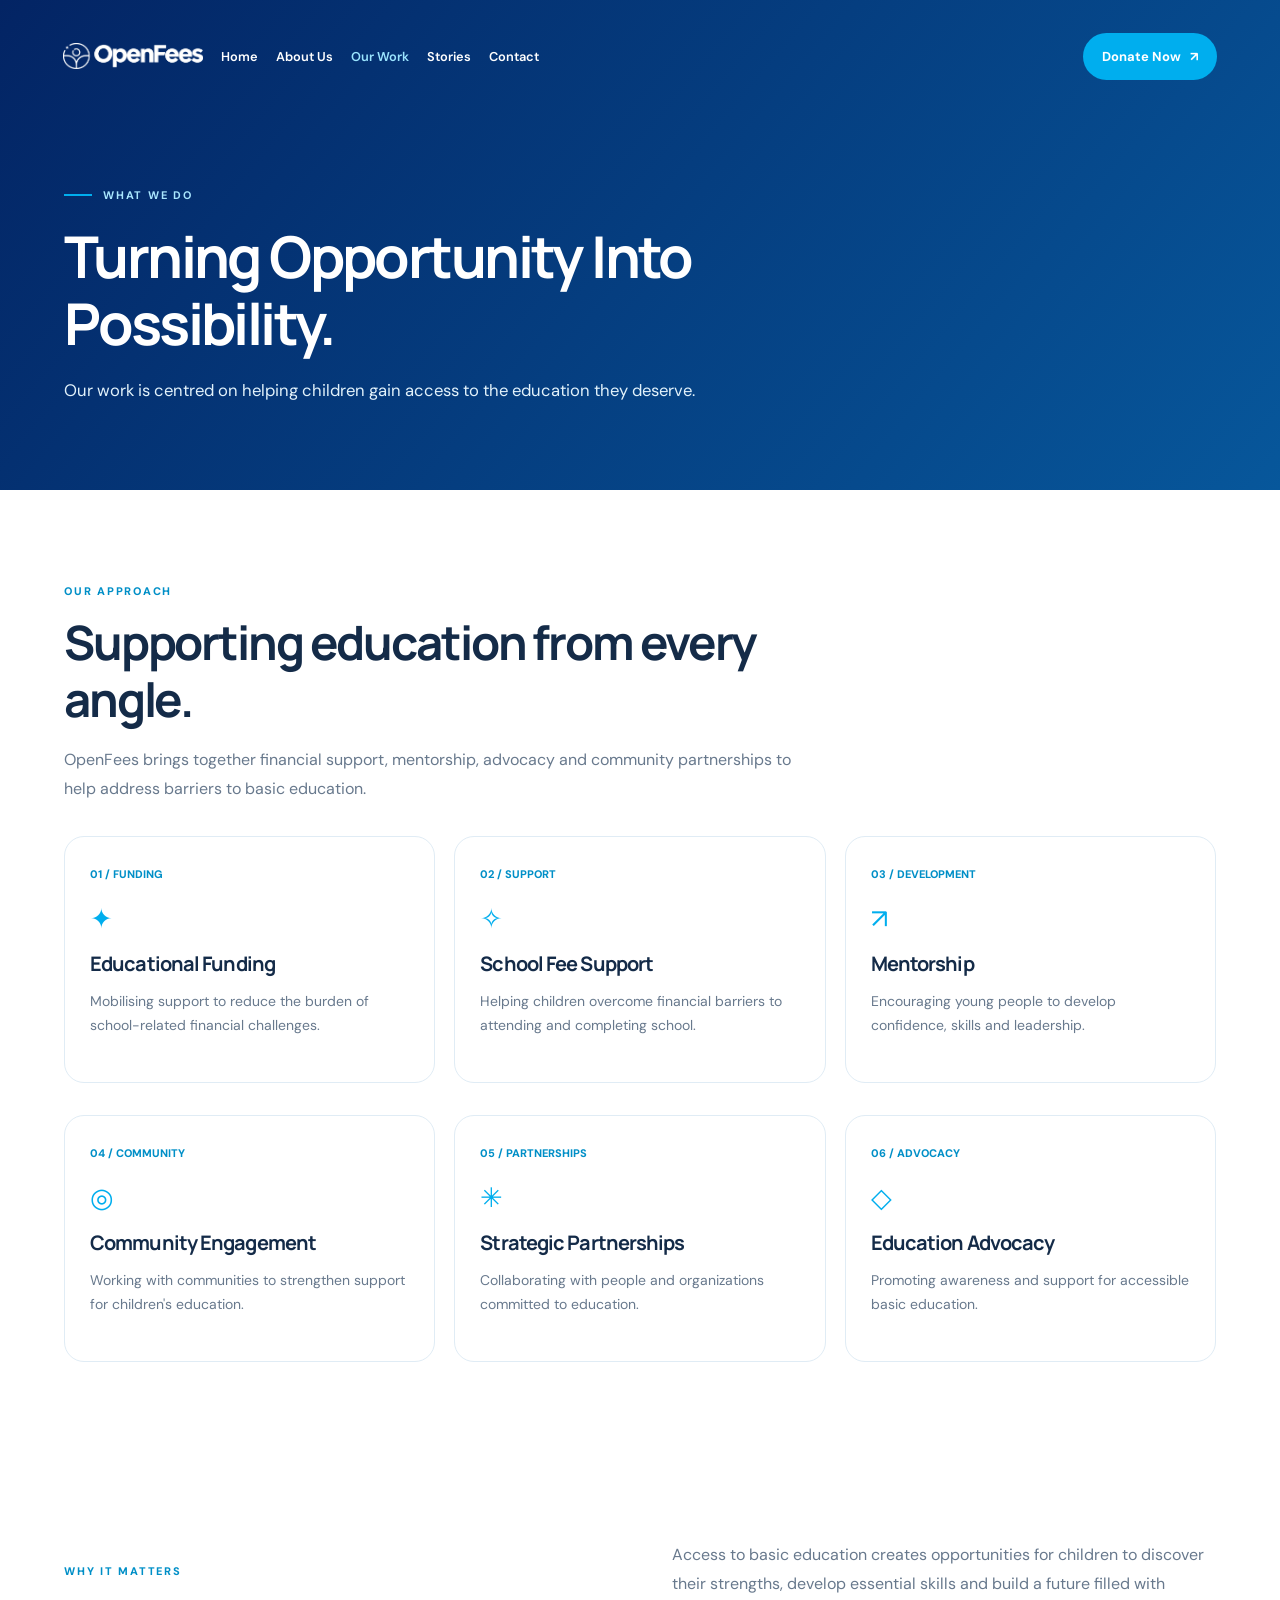
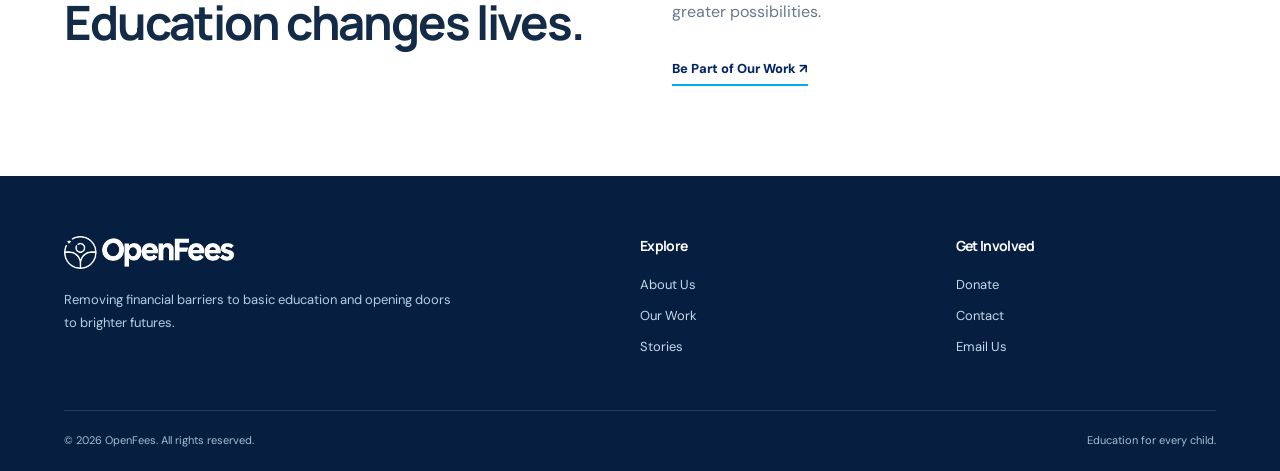
<file: our-work.html>
<!DOCTYPE html>
<html lang="en">
<head>
  <meta charset="UTF-8">
  <meta name="viewport" content="width=device-width, initial-scale=1.0">
  <meta name="theme-color" content="#032464">
  <meta name="description" content="Discover how OpenFees supports access to basic education through funding, mentorship and partnerships.">
  <title>Our Work | OpenFees</title>

  <link rel="preconnect" href="https://fonts.googleapis.com">
  <link rel="preconnect" href="https://fonts.gstatic.com" crossorigin>
  <link href="https://fonts.googleapis.com/css2?family=DM+Sans:wght@400;500;600;700&family=Manrope:wght@400;500;600;700;800&display=swap" rel="stylesheet">

  <link rel="stylesheet" href="style.css">
  <script src="main.js" defer></script>
</head>
<body>

<a href="#main" class="skip-link">Skip to content</a>

<header class="site-header">
  <nav class="navbar" aria-label="Main navigation">
    <a href="index.html" class="brand">
      <img src="media/Openfees.png" alt="OpenFees">
    </a>

    <ul class="nav-list" id="site-menu" data-menu-list>
      <li><a href="index.html">Home</a></li>
      <li><a href="about.html">About Us</a></li>
      <li><a href="our-work.html" aria-current="page">Our Work</a></li>
      <li><a href="blog.html">Stories</a></li>
      <li><a href="contact.html">Contact</a></li>
    </ul>

    <a href="donate.html" class="nav-cta">
      Donate Now <span aria-hidden="true">&nearr;</span>
    </a>

    <button class="menu-button" type="button"
      data-menu-button aria-controls="site-menu"
      aria-label="Open navigation menu" aria-expanded="false">
      <svg viewBox="0 0 24 24" aria-hidden="true">
        <path d="M4 7h16M4 12h16M4 17h16"/>
      </svg>
    </button>
  </nav>
</header>

<main id="main">

  <section class="page-hero">
    <div class="container">
      <div class="eyebrow">WHAT WE DO</div>
      <h1>Turning Opportunity Into Possibility.</h1>
      <p>
        Our work is centred on helping children
        gain access to the education they deserve.
      </p>
    </div>
  </section>

  <section class="section section-soft">
    <div class="container">
      <div class="section-label">OUR APPROACH</div>
      <h2>Supporting education from every angle.</h2>
      <p class="lead">
        OpenFees brings together financial support,
        mentorship, advocacy and community partnerships
        to help address barriers to basic education.
      </p>

      <div class="feature-grid">
        <article class="feature-card" data-reveal>
          <div class="feature-number">01 / FUNDING</div>
          <div class="feature-icon" aria-hidden="true">✦</div>
          <h3>Educational Funding</h3>
          <p>
            Mobilising support to reduce the burden
            of school-related financial challenges.
          </p>
        </article>

        <article class="feature-card" data-reveal>
          <div class="feature-number">02 / SUPPORT</div>
          <div class="feature-icon" aria-hidden="true">✧</div>
          <h3>School Fee Support</h3>
          <p>
            Helping children overcome financial
            barriers to attending and completing school.
          </p>
        </article>

        <article class="feature-card" data-reveal>
          <div class="feature-number">03 / DEVELOPMENT</div>
          <div class="feature-icon" aria-hidden="true">↗</div>
          <h3>Mentorship</h3>
          <p>
            Encouraging young people to develop
            confidence, skills and leadership.
          </p>
        </article>
      </div>

      <div class="feature-grid">
        <article class="feature-card" data-reveal>
          <div class="feature-number">04 / COMMUNITY</div>
          <div class="feature-icon" aria-hidden="true">◎</div>
          <h3>Community Engagement</h3>
          <p>
            Working with communities to strengthen
            support for children's education.
          </p>
        </article>

        <article class="feature-card" data-reveal>
          <div class="feature-number">05 / PARTNERSHIPS</div>
          <div class="feature-icon" aria-hidden="true">✳</div>
          <h3>Strategic Partnerships</h3>
          <p>
            Collaborating with people and
            organizations committed to education.
          </p>
        </article>

        <article class="feature-card" data-reveal>
          <div class="feature-number">06 / ADVOCACY</div>
          <div class="feature-icon" aria-hidden="true">◇</div>
          <h3>Education Advocacy</h3>
          <p>
            Promoting awareness and support
            for accessible basic education.
          </p>
        </article>
      </div>
    </div>
  </section>

  <section class="section">
    <div class="container split-section">
      <div data-reveal>
        <div class="section-label">WHY IT MATTERS</div>
        <h2>Education changes lives.</h2>
      </div>
      <div data-reveal>
        <p class="lead">
          Access to basic education creates opportunities
          for children to discover their strengths,
          develop essential skills and build a future
          filled with greater possibilities.
        </p>
        <a href="donate.html" class="text-link">
          Be Part of Our Work &nearr;
        </a>
      </div>
    </div>
  </section>

</main>

<footer class="site-footer">
  <div class="container">
    <div class="footer-top">
      <div class="footer-brand">
        <a href="index.html">
          <img src="media/Openfees.png" alt="OpenFees">
        </a>
        <p>Removing financial barriers to basic education and opening doors to brighter futures.</p>
      </div>

      <div class="footer-links">
        <h3>Explore</h3>
        <a href="about.html">About Us</a>
        <a href="our-work.html">Our Work</a>
        <a href="blog.html">Stories</a>
      </div>

      <div class="footer-links">
        <h3>Get Involved</h3>
        <a href="donate.html">Donate</a>
        <a href="contact.html">Contact</a>
        <a href="mailto:hello@openfees.org">Email Us</a>
      </div>
    </div>

    <div class="footer-bottom">
      <span>&copy; <span data-current-year>2026</span> OpenFees. All rights reserved.</span>
      <span>Education for every child.</span>
    </div>
  </div>
</footer>

</body>
</html>
</file>
<file: style.css>
/* ==========================================
   OPENFEES — COMPLETE STYLE.CSS
========================================== */

:root {
  --navy: #032464;
  --blue: #00AEEE;
  --blue-dark: #008FC7;
  --white: #FFFFFF;
  --ink: #142B48;
  --muted: #68798D;
  --offwhite: #F7FAFC;
  --border: #E0ECF5;
  --shadow: 0 18px 55px rgba(3,36,100,.10);
}

*,
*::before,
*::after {
  box-sizing: border-box;
}

html {
  scroll-behavior: smooth;
}

body {
  margin: 0;
  overflow-x: hidden;
  background: var(--white);
  color: var(--ink);
  font-family: "DM Sans", Arial, sans-serif;
  -webkit-font-smoothing: antialiased;
}

h1, h2, h3, h4, p {
  margin-top: 0;
}

h1, h2, h3, h4 {
  font-family: "Manrope", Arial, sans-serif;
  letter-spacing: -.045em;
}

a {
  color: inherit;
  text-decoration: none;
}

button,
input {
  font: inherit;
}

img,
video {
  display: block;
  max-width: 100%;
}

:focus-visible {
  outline: 3px solid var(--blue);
  outline-offset: 4px;
}

.container {
  width: min(1180px,90%);
  margin-inline: auto;
}

.skip-link {
  position: fixed;
  top: -100px;
  left: 12px;
  z-index: 1000;
  padding: 12px 16px;
  background: white;
  color: var(--navy);
  border-radius: 9px;
}

.skip-link:focus {
  top: 12px;
}

/* ==========================================
   HEADER
========================================== */

.site-header {
  position: absolute;
  z-index: 100;
  top: 0;
  left: 0;
  width: 100%;
  padding: 20px 0;
}

.navbar {
  display: flex;
  align-items: center;
  gap: clamp(15px,2.5vw,34px);
  width: min(1380px,92%);
  min-height: 72px;
  margin-inline: auto;
  padding: 8px 12px;
}

.brand {
  display: inline-flex;
  align-items: center;
  flex-shrink: 0;
}

.brand img {
  width: clamp(125px,13vw,175px);
  max-height: 64px;
  height: auto;
  object-fit: contain;
}

.nav-list {
  display: flex;
  align-items: center;
  gap: clamp(13px,1.9vw,34px);
  margin: 0 auto 0 0;
  padding: 0;
  list-style: none;
}

.nav-list li {
  white-space: nowrap;
}

.nav-list a {
  display: block;
  padding: 11px 0;
  color: white;
  font-size: clamp(12px,1vw,14px);
  font-weight: 600;
  transition: color .25s;
}

.nav-list a:hover,
.nav-list a[aria-current="page"] {
  color: #9BE5FF;
}

.nav-cta {
  display: inline-flex;
  align-items: center;
  justify-content: center;
  gap: 9px;
  flex-shrink: 0;
  min-height: 47px;
  padding: 12px 23px;
  border-radius: 50px;
  background: var(--blue);
  color: white;
  font-size: 13px;
  font-weight: 700;
  white-space: nowrap;
  transition: background .25s, transform .25s;
}

.nav-cta:hover {
  background: var(--blue-dark);
  transform: translateY(-2px);
}

.menu-button {
  display: none;
  align-items: center;
  justify-content: center;
  flex-shrink: 0;
  width: 42px;
  height: 42px;
  border: 1px solid rgba(255,255,255,.45);
  border-radius: 12px;
  background: rgba(255,255,255,.12);
  color: white;
  cursor: pointer;
}

.menu-button svg {
  width: 24px;
  height: 24px;
  fill: none;
  stroke: currentColor;
  stroke-width: 2;
  stroke-linecap: round;
}

/* ==========================================
   SECTION 1 — VIDEO HERO
========================================== */

.hero {
  position: relative;
  isolation: isolate;
  display: flex;
  align-items: center;
  justify-content: center;
  width: 100%;
  min-height: 100vh;
  min-height: 100svh;
  overflow: hidden;
  background: #072D5A;
}

.hero-video {
  position: absolute;
  z-index: -2;
  inset: 0;
  width: 100%;
  height: 100%;
  max-width: none;
  object-fit: cover;
  object-position: center;
}

.hero-shade {
  position: absolute;
  z-index: -1;
  inset: 0;
  background: linear-gradient(
    180deg,
    rgba(2,15,37,.28),
    rgba(1,16,40,.35) 45%,
    rgba(1,15,38,.58)
  );
}

.hero-inner {
  position: relative;
  z-index: 2;
  width: min(1300px,92%);
  margin-inline: auto;
  padding: 145px 0 120px;
  text-align: center;
}

.hero-content {
  max-width: 1100px;
  margin-inline: auto;
}

.hero h1 {
  max-width: 1050px;
  margin: 0 auto 29px;
  color: white;
  font-size: clamp(43px,5.35vw,78px);
  font-weight: 800;
  line-height: 1.13;
  letter-spacing: -.055em;
  text-wrap: balance;
}

.headline-line {
  display: block;
}

.actions {
  display: flex;
  align-items: center;
  justify-content: center;
  flex-wrap: wrap;
  gap: 13px;
}

.button {
  display: inline-flex;
  align-items: center;
  justify-content: center;
  gap: 12px;
  min-height: 52px;
  padding: 14px 24px;
  border: 0;
  border-radius: 50px;
  font-size: 13px;
  font-weight: 700;
  text-align: center;
  transition: transform .25s, background .25s, color .25s;
}

.button:hover {
  transform: translateY(-2px);
}

.button-primary {
  background: var(--blue);
  color: white;
}

.button-primary:hover {
  background: var(--blue-dark);
}

.button-outline {
  border: 1px solid rgba(255,255,255,.75);
  background: rgba(255,255,255,.08);
  color: white;
  backdrop-filter: blur(6px);
}

.button-outline:hover {
  background: white;
  color: var(--navy);
}

.sound-toggle {
  position: absolute;
  z-index: 5;
  right: 5%;
  bottom: 27px;
  display: inline-flex;
  align-items: center;
  gap: 8px;
  padding: 10px 15px;
  border: 1px solid rgba(255,255,255,.5);
  border-radius: 40px;
  background: rgba(2,22,51,.72);
  color: white;
  font-size: 11px;
  font-weight: 700;
  cursor: pointer;
  backdrop-filter: blur(10px);
}

.scroll-indicator {
  position: absolute;
  z-index: 4;
  bottom: 29px;
  left: 5%;
  display: flex;
  align-items: center;
  gap: 10px;
  color: rgba(255,255,255,.9);
  font-size: 11px;
  font-weight: 600;
}

/* ==========================================
   SECTION 2 — WELCOME
========================================== */

.welcome-section {
  position: relative;
  isolation: isolate;
  width: 100%;
  min-height: 100svh;
  overflow: hidden;
  background: white;
}

.welcome-layout {
  display: grid;
  grid-template-columns: repeat(2,minmax(0,1fr));
  min-height: 100svh;
}

.welcome-content {
  display: flex;
  align-items: center;
  justify-content: center;
  padding: clamp(35px,5vw,85px);
  padding-left: max(5vw,calc((100vw - 1320px)/2 + 50px));
  background:
    radial-gradient(circle at 0 100%,rgba(0,174,238,.045),transparent 45%),
    white;
}

.welcome-content-inner {
  width: 100%;
  max-width: 555px;
}

.welcome-eyebrow {
  display: inline-flex;
  align-items: center;
  gap: 12px;
  margin-bottom: 23px;
  color: var(--blue-dark);
  font-size: 11px;
  font-weight: 800;
  letter-spacing: .18em;
}

.welcome-eyebrow-line {
  width: 30px;
  height: 2px;
  background: var(--blue);
}

.welcome-content h2 {
  max-width: 580px;
  margin-bottom: 22px;
  color: var(--navy);
  font-size: clamp(40px,4.7vw,73px);
  line-height: 1.09;
  font-weight: 800;
  letter-spacing: -.065em;
}

.welcome-title-accent {
  display: block;
  color: #009AD4;
}

.welcome-accent-line {
  width: 80px;
  height: 4px;
  margin-bottom: 25px;
  border-radius: 10px;
  background: #E4F4FC;
}

.welcome-accent-line span {
  display: block;
  width: 40px;
  height: 100%;
  border-radius: inherit;
  background: var(--blue);
}

.welcome-lead {
  max-width: 470px;
  margin-bottom: 15px;
  color: #253E59;
  font-size: clamp(15px,1.3vw,18px);
  font-weight: 600;
  line-height: 1.65;
}

.welcome-description {
  max-width: 510px;
  margin-bottom: 26px;
  color: var(--muted);
  font-size: 14px;
  line-height: 1.8;
}

.welcome-actions {
  display: flex;
  align-items: center;
  gap: 14px;
}

.welcome-button {
  display: inline-flex;
  align-items: center;
  justify-content: space-between;
  gap: 25px;
  min-height: 52px;
  padding: 7px 8px 7px 22px;
  border-radius: 50px;
  background: var(--navy);
  color: white;
  font-size: 13px;
  font-weight: 700;
  transition: transform .25s, background .25s;
}

.welcome-button:hover {
  background: #06438C;
  transform: translateY(-2px);
}

.welcome-button-arrow {
  display: grid;
  place-items: center;
  width: 37px;
  height: 37px;
  border-radius: 50%;
  background: var(--blue);
  color: white;
  font-size: 19px;
}

.welcome-signature {
  display: flex;
  align-items: center;
  gap: 9px;
  margin-top: 31px;
  color: #8295A8;
  font-size: 11px;
  font-weight: 600;
}

.signature-dot {
  width: 7px;
  height: 7px;
  border-radius: 50%;
  background: var(--blue);
}

.welcome-visual {
  position: relative;
  min-width: 0;
  min-height: 100%;
  overflow: hidden;
  background: linear-gradient(
    145deg,#0A63AB,#035397 28%,#032F72 64%,#032464
  );
}

.welcome-visual::before {
  content: "";
  position: absolute;
  z-index: 1;
  inset: 0;
  background: linear-gradient(
    0deg,rgba(3,36,100,.25),rgba(0,174,238,.11)
  );
  pointer-events: none;
}

.visual-glow {
  position: absolute;
  top: 1%;
  right: -30%;
  width: 105%;
  aspect-ratio: 1;
  border-radius: 50%;
  background: radial-gradient(
    circle,rgba(95,207,255,.4),
    rgba(0,174,238,.1) 52%,transparent 72%
  );
}

.visual-ring {
  position: absolute;
  border: 1px solid rgba(255,255,255,.16);
  border-radius: 50%;
  pointer-events: none;
}

.visual-ring-one {
  top: -16%;
  right: -35%;
  width: 95%;
  aspect-ratio: 1;
}

.visual-ring-two {
  top: -6%;
  right: -23%;
  width: 75%;
  aspect-ratio: 1;
}

.visual-accent {
  position: absolute;
  z-index: 4;
  top: 0;
  left: 0;
  width: 5px;
  height: 100%;
  background: linear-gradient(
    to bottom,#00AEEE,#79DAF7,#032464
  );
}

.welcome-image-wrap {
  position: absolute;
  z-index: 2;
  inset: 0;
  display: flex;
  align-items: flex-end;
  justify-content: center;
  overflow: hidden;
}

.welcome-students {
  width: 100%;
  height: 100%;
  object-fit: contain;
  object-position: center bottom;
  filter:
    saturate(.85)
    contrast(1.04)
    drop-shadow(0 20px 35px rgba(0,15,45,.12));
}

.welcome-image-wrap::after {
  content: "";
  position: absolute;
  inset: 0;
  background: rgba(3,36,100,.07);
  mix-blend-mode: multiply;
  pointer-events: none;
}

.visual-side-label {
  position: absolute;
  z-index: 4;
  top: 50%;
  right: 22px;
  transform: translateY(-50%);
  writing-mode: vertical-rl;
  color: rgba(255,255,255,.62);
  font-size: 9px;
  font-weight: 700;
  letter-spacing: .24em;
}

.visual-bottom-detail {
  position: absolute;
  z-index: 4;
  bottom: 35px;
  left: 35px;
  display: flex;
  align-items: center;
  gap: 13px;
  color: rgba(255,255,255,.84);
  font-size: 11px;
  font-weight: 600;
}

.visual-small-line {
  width: 35px;
  height: 1px;
  background: rgba(255,255,255,.8);
}

/* ==========================================
   SECTION 3 — OUR COMMITMENT
========================================== */

.commitment-showcase {
  padding: clamp(42px,5vw,75px) 0;
  color: white;
  background:
    radial-gradient(circle at 85% 0%,rgba(0,174,238,.12),transparent 38%),
    linear-gradient(160deg,#032464,#052A62);
  overflow: hidden;
}

.commitment-wrap {
  width: min(1240px,92%);
  margin-inline: auto;
}

.commitment-head {
  display: flex;
  align-items: flex-end;
  justify-content: space-between;
  gap: 25px;
  margin-bottom: 27px;
}

.commitment-head-left {
  max-width: 800px;
}

.commitment-eyebrow {
  display: inline-flex;
  align-items: center;
  gap: 11px;
  margin-bottom: 13px;
  color: #B6E9FC;
  font-size: 11px;
  font-weight: 700;
  letter-spacing: .12em;
}

.commitment-eyebrow-dot {
  width: 12px;
  height: 12px;
  margin-right: 7px;
  border-radius: 50%;
  background: var(--blue);
  box-shadow: 7px 0 0 rgba(255,255,255,.9);
}

.commitment-head h2 {
  margin-bottom: 13px;
  color: white;
  font-size: clamp(31px,3.4vw,50px);
  line-height: 1.13;
  font-weight: 800;
}

.commitment-head h2 span {
  display: block;
}

.commitment-introduction {
  max-width: 590px;
  margin-bottom: 0;
  color: #C5E2F4;
  font-size: 13px;
  line-height: 1.7;
}

.commitment-top-btn {
  display: inline-flex;
  align-items: center;
  justify-content: center;
  flex-shrink: 0;
  min-height: 48px;
  padding: 12px 24px;
  border-radius: 50px;
  background: white;
  color: var(--navy);
  font-size: 12px;
  font-weight: 800;
  transition: transform .25s, background .25s;
}

.commitment-top-btn:hover {
  background: #DDF5FF;
  transform: translateY(-2px);
}

.commitment-grid-new {
  display: grid;
  grid-template-columns: repeat(3,minmax(0,1fr));
  gap: 18px;
}

.commitment-card-new {
  --expanded-bg: #E6F5FC;
  --expanded-text: #032464;
  position: relative;
  min-width: 0;
  height: clamp(390px,50vw,465px);
  overflow: hidden;
  border: 1px solid rgba(255,255,255,.15);
  border-radius: 25px;
  background: #123D75;
  isolation: isolate;
  cursor: pointer;
  transition:
    transform .35s,
    box-shadow .35s,
    border-color .35s,
    background .4s;
}

.commitment-card-featured {
  --expanded-bg: #00AEEE;
  --expanded-text: #032464;
}

.commitment-card-new:hover,
.commitment-card-new:focus-within,
.commitment-card-new:focus-visible,
.commitment-card-new.is-expanded {
  transform: translateY(-4px);
  box-shadow: 0 24px 50px rgba(0,0,0,.2);
  border-color: rgba(146,221,255,.7);
  background: var(--expanded-bg);
}

.commitment-card-inner {
  position: relative;
  width: 100%;
  height: 100%;
}

.commitment-media {
  position: absolute;
  z-index: 0;
  inset: 0;
  width: 100%;
  height: 100%;
  overflow: hidden;
  border-radius: inherit;
  background: #DCEFFA;
  transition:
    inset .5s cubic-bezier(.2,.8,.2,1),
    width .5s cubic-bezier(.2,.8,.2,1),
    height .5s cubic-bezier(.2,.8,.2,1),
    border-radius .5s;
}

.commitment-media img {
  width: 100%;
  height: 100%;
  object-fit: cover;
  object-position: center top;
  transition: transform .6s,object-position .5s;
}

.commitment-overlay {
  position: absolute;
  z-index: 1;
  inset: 0;
  background: linear-gradient(
    to top,
    rgba(1,12,38,.98),
    rgba(2,21,55,.85) 24%,
    rgba(3,36,100,.28) 62%,
    rgba(3,36,100,.08)
  );
  pointer-events: none;
  transition: opacity .4s;
}

.commitment-content {
  position: absolute;
  z-index: 2;
  left: 0;
  right: 0;
  bottom: 0;
  padding: 23px;
  color: white;
  transition:
    top .5s cubic-bezier(.2,.8,.2,1),
    bottom .5s cubic-bezier(.2,.8,.2,1),
    padding .5s,color .4s;
}

.commitment-number-row {
  display: flex;
  align-items: center;
  justify-content: space-between;
  gap: 10px;
  margin-bottom: 11px;
}

.commitment-number-new {
  color: #8FDEFF;
  font-family: "Manrope",sans-serif;
  font-size: 28px;
  line-height: 1;
  font-weight: 800;
}

.commitment-label {
  color: #B5E8FC;
  font-size: 9px;
  font-weight: 800;
  letter-spacing: .12em;
}

.commitment-content h3 {
  margin-bottom: 10px;
  color: white;
  font-size: clamp(18px,1.7vw,24px);
  line-height: 1.22;
  font-weight: 800;
}

.commitment-content p {
  margin-bottom: 13px;
  color: #E5F2FD;
  font-size: 12px;
  line-height: 1.65;
}

.commitment-link {
  display: inline-flex;
  color: #93E1FF;
  font-size: 12px;
  font-weight: 800;
}

.commitment-link:hover {
  text-decoration: underline;
  text-underline-offset: 4px;
}

.commitment-card-new:hover .commitment-media,
.commitment-card-new:focus-within .commitment-media,
.commitment-card-new:focus-visible .commitment-media,
.commitment-card-new.is-expanded .commitment-media {
  inset: auto 14px 14px;
  width: calc(100% - 28px);
  height: 43%;
  border-radius: 16px;
}

.commitment-card-new:hover .commitment-media img,
.commitment-card-new:focus-within .commitment-media img,
.commitment-card-new:focus-visible .commitment-media img,
.commitment-card-new.is-expanded .commitment-media img {
  object-fit: contain;
  object-position: center;
}

.commitment-card-new:hover .commitment-overlay,
.commitment-card-new:focus-within .commitment-overlay,
.commitment-card-new:focus-visible .commitment-overlay,
.commitment-card-new.is-expanded .commitment-overlay {
  opacity: 0;
}

.commitment-card-new:hover .commitment-content,
.commitment-card-new:focus-within .commitment-content,
.commitment-card-new:focus-visible .commitment-content,
.commitment-card-new.is-expanded .commitment-content {
  top: 0;
  bottom: auto;
  padding: 24px 23px 12px;
  color: var(--expanded-text);
}

.commitment-card-new:hover .commitment-number-new,
.commitment-card-new:hover .commitment-label,
.commitment-card-new:hover .commitment-content h3,
.commitment-card-new:hover .commitment-content p,
.commitment-card-new:hover .commitment-link,
.commitment-card-new:focus-within .commitment-number-new,
.commitment-card-new:focus-within .commitment-label,
.commitment-card-new:focus-within .commitment-content h3,
.commitment-card-new:focus-within .commitment-content p,
.commitment-card-new:focus-within .commitment-link,
.commitment-card-new:focus-visible .commitment-number-new,
.commitment-card-new:focus-visible .commitment-label,
.commitment-card-new:focus-visible .commitment-content h3,
.commitment-card-new:focus-visible .commitment-content p,
.commitment-card-new:focus-visible .commitment-link,
.commitment-card-new.is-expanded .commitment-number-new,
.commitment-card-new.is-expanded .commitment-label,
.commitment-card-new.is-expanded .commitment-content h3,
.commitment-card-new.is-expanded .commitment-content p,
.commitment-card-new.is-expanded .commitment-link {
  color: #032464;
}

.commitment-footer-note {
  display: flex;
  align-items: center;
  gap: 13px;
  margin-top: 23px;
  color: #B6D7EF;
  font-size: 11px;
  font-weight: 600;
}

.commitment-note-line {
  width: 33px;
  height: 2px;
  background: var(--blue);
}

.commitment-note-mark {
  margin-left: auto;
  color: #7EDBFC;
  font-weight: 800;
}

/* ==========================================
   SECTION 4 — EDUCATION IS A RIGHT
========================================== */

.education-right-section {
  position: relative;
  isolation: isolate;
  display: flex;
  flex-direction: column;
  justify-content: center;
  min-height: 100svh;
  padding: 55px 0 28px;
  overflow: hidden;
  background: white;
}

.education-right-section::before {
  content: "";
  position: absolute;
  top: -180px;
  right: -190px;
  width: 610px;
  height: 610px;
  border-radius: 50%;
  background: radial-gradient(
    circle,rgba(0,174,238,.055),transparent 70%
  );
  pointer-events: none;
}

.education-right-container {
  position: relative;
  z-index: 2;
  display: grid;
  grid-template-columns: minmax(0,.85fr) minmax(0,1.15fr);
  align-items: center;
  gap: clamp(18px,3vw,60px);
  width: min(1380px,90%);
  margin-inline: auto;
}

.education-right-content {
  position: relative;
  z-index: 3;
  max-width: 560px;
  padding: 20px 0;
}

.education-right-eyebrow {
  display: inline-flex;
  align-items: center;
  gap: 11px;
  margin-bottom: 21px;
  color: var(--blue-dark);
  font-size: 11px;
  font-weight: 800;
  letter-spacing: .17em;
}

.education-right-line {
  width: 32px;
  height: 2px;
  background: var(--blue);
}

.education-right-content h2 {
  max-width: 610px;
  margin-bottom: 24px;
  color: var(--navy);
  font-family: Georgia,"Times New Roman",serif;
  font-size: clamp(44px,4.8vw,75px);
  font-weight: 700;
  line-height: 1.06;
  letter-spacing: -.055em;
}

.education-right-content h2 span {
  display: block;
  color: #008FC7;
}

.education-right-description {
  max-width: 475px;
  margin-bottom: 13px;
  color: #334C67;
  font-size: clamp(15px,1.25vw,18px);
  font-weight: 600;
  line-height: 1.7;
}

.education-right-supporting {
  max-width: 470px;
  margin-bottom: 25px;
  color: var(--muted);
  font-size: 14px;
  line-height: 1.8;
}

.education-right-button {
  display: inline-flex;
  align-items: center;
  justify-content: center;
  gap: 18px;
  min-height: 49px;
  padding: 13px 22px;
  border-radius: 50px;
  background: var(--navy);
  color: white;
  font-size: 12px;
  font-weight: 800;
  transition: transform .25s,background .25s;
}

.education-right-button:hover {
  background: #07509A;
  transform: translateY(-2px);
}

.education-right-visual {
  position: relative;
  display: flex;
  align-items: center;
  justify-content: center;
  min-width: 0;
  height: min(75svh,680px);
  min-height: 410px;
}

.education-map-image {
  position: relative;
  z-index: 2;
  width: 100%;
  height: 100%;
  object-fit: contain;
  object-position: center;
  transition: transform .65s;
}

.education-right-visual:hover .education-map-image {
  transform: scale(1.025);
}

.education-map-dot {
  position: absolute;
  z-index: 3;
  display: block;
  border-radius: 50%;
  pointer-events: none;
}

.dot-one {
  top: 18%;
  left: 1%;
  width: 14px;
  height: 14px;
  background: var(--blue);
}

.dot-two {
  top: 67%;
  right: 1%;
  width: 10px;
  height: 10px;
  background: var(--navy);
}

.dot-three {
  bottom: 10%;
  left: 25%;
  width: 9px;
  height: 9px;
  background: #55C9EF;
}

.education-map-orbit {
  position: absolute;
  z-index: 0;
  width: min(85%,590px);
  aspect-ratio: 1;
  border: 1px solid rgba(0,174,238,.09);
  border-radius: 50%;
  pointer-events: none;
}

.education-right-bottom {
  position: relative;
  z-index: 3;
  display: flex;
  align-items: center;
  justify-content: center;
  gap: 10px;
  margin: 5px auto 0;
  color: #6F9AB5;
  font-size: 9px;
  font-weight: 800;
  letter-spacing: .18em;
}

.education-bottom-dash {
  width: 27px;
  height: 2px;
  background: var(--blue);
}

/* ==========================================
   SECTION 5 — IMPACT IN NUMBERS
========================================== */

.impact-section {
  position: relative;
  isolation: isolate;
  display: flex;
  align-items: center;
  min-height: 100svh;
  overflow: hidden;
  background: #FCFDFE;
}

.impact-layout {
  display: grid;
  grid-template-columns: repeat(2,minmax(0,1fr));
  align-items: stretch;
  width: 100%;
  min-height: 100svh;
}

.impact-left {
  display: flex;
  align-items: center;
  justify-content: flex-end;
  min-width: 0;
  padding: 55px clamp(25px,4.5vw,85px);
  padding-left: max(5vw,calc((100vw - 1320px)/2 + 50px));
}

.impact-inner {
  width: 100%;
  max-width: 580px;
}

.impact-eyebrow {
  display: inline-flex;
  align-items: center;
  gap: 11px;
  margin-bottom: 21px;
  color: #008FC7;
  font-size: 11px;
  font-weight: 800;
  letter-spacing: .18em;
}

.impact-eyebrow-dot {
  display: block;
  width: 12px;
  height: 12px;
  margin-right: 7px;
  border-radius: 50%;
  background: var(--blue);
  box-shadow: 7px 0 0 #032464;
}

.impact-eyebrow-line {
  width: 27px;
  height: 1px;
  background: #C2DFEE;
}

.impact-inner h2 {
  max-width: 550px;
  margin-bottom: 22px;
  color: var(--navy);
  font-size: clamp(44px,5vw,76px);
  font-weight: 800;
  line-height: 1.06;
  letter-spacing: -.065em;
}

.impact-title-blue {
  display: block;
  color: #009CD7;
}

.impact-lead {
  max-width: 495px;
  margin-bottom: 14px;
  color: #213D5A;
  font-size: clamp(16px,1.4vw,19px);
  font-weight: 800;
  line-height: 1.5;
}

.impact-description {
  max-width: 530px;
  margin-bottom: 12px;
  color: #657A8F;
  font-size: 13px;
  line-height: 1.75;
}

.impact-description-last {
  margin-bottom: 0;
}

.impact-statistics {
  display: flex;
  align-items: stretch;
  gap: clamp(14px,1.7vw,30px);
  margin: 27px 0 25px;
  padding: 22px 0;
  border-top: 1px solid #DBE7F0;
  border-bottom: 1px solid #DBE7F0;
}

.impact-stat {
  flex: 1;
  min-width: 0;
}

.impact-stat-number {
  color: var(--navy);
  font-size: clamp(25px,2.7vw,42px);
  font-weight: 800;
  letter-spacing: -.06em;
  line-height: 1.15;
  white-space: nowrap;
}

.impact-stat:first-child .impact-stat-number {
  color: #009CD7;
}

.impact-stat-label {
  margin-top: 7px;
  color: #536C84;
  font-size: 11px;
  font-weight: 700;
}

.impact-stats-divider {
  flex: 0 0 1px;
  background: #DBE7F0;
}

.impact-actions {
  display: flex;
  align-items: center;
  flex-wrap: wrap;
  gap: 12px;
}

.impact-btn {
  display: inline-flex;
  align-items: center;
  justify-content: center;
  gap: 15px;
  min-height: 49px;
  padding: 13px 23px;
  border-radius: 50px;
  font-size: 11px;
  font-weight: 800;
  letter-spacing: .04em;
  transition: transform .25s,background .25s;
}

.impact-btn:hover {
  transform: translateY(-2px);
}

.impact-btn-primary {
  background: var(--navy);
  color: white;
}

.impact-btn-primary:hover {
  background: #06549D;
}

.impact-btn-outline {
  border: 1px solid #BBCFDE;
  color: var(--navy);
}

.impact-btn-outline:hover {
  background: #EAF6FC;
}

.impact-visual {
  position: relative;
  isolation: isolate;
  min-width: 0;
  min-height: 100%;
  overflow: hidden;
  background: #D5EDF9;
}

.impact-visual-glow {
  position: absolute;
  z-index: -1;
  top: -10%;
  right: -15%;
  width: 105%;
  aspect-ratio: 1;
  border-radius: 50%;
  background: radial-gradient(
    circle,rgba(255,255,255,.95),
    rgba(0,174,238,.08) 60%,transparent 75%
  );
}

.impact-visual-frame {
  position: absolute;
  z-index: 2;
  inset: 0;
  width: 100%;
  height: 100%;
  overflow: hidden;
}

.impact-student-image {
  position: absolute;
  inset: 0;
  width: 100%;
  height: 100%;
  max-width: none;
  object-fit: cover;
  object-position: center center;
  transition: transform .6s;
}

.impact-visual:hover .impact-student-image {
  transform: scale(1.025);
}

.impact-visual-small-circle,
.impact-visual-large-circle {
  display: none;
}

.impact-visual-caption {
  position: absolute;
  z-index: 3;
  left: 6%;
  bottom: 27px;
  display: flex;
  align-items: center;
  gap: 10px;
  padding: 10px 13px;
  border-radius: 30px;
  background: rgba(3,36,100,.72);
  color: white;
  font-size: 9px;
  font-weight: 800;
  letter-spacing: .12em;
  backdrop-filter: blur(5px);
}

.impact-visual-caption span {
  width: 24px;
  height: 2px;
  background: var(--blue);
}

/* ==========================================
   SECTION 6 — FUND A FUTURE
   NEW SIGNATURE DONATION SECTION
========================================== */

.fund-future-section {
  position: relative;
  isolation: isolate;
  min-height: 100svh;
  padding: clamp(65px,8vw,110px) 0 35px;
  overflow: hidden;
  background:
    linear-gradient(140deg,#021A49 0%,#032464 50%,#064080 100%);
  color: white;
}

.fund-future-section::before {
  content: "";
  position: absolute;
  inset: 0;
  opacity: .25;
  background-image:
    linear-gradient(rgba(255,255,255,.07) 1px,transparent 1px),
    linear-gradient(90deg,rgba(255,255,255,.07) 1px,transparent 1px);
  background-size: 85px 85px;
  mask-image: linear-gradient(to right,transparent,#000);
  pointer-events: none;
}

.fund-future-glow {
  position: absolute;
  z-index: -1;
  border-radius: 50%;
  filter: blur(12px);
  pointer-events: none;
}

.fund-glow-one {
  width: 470px;
  height: 470px;
  top: -180px;
  left: -190px;
  background: radial-gradient(
    circle,rgba(0,174,238,.28),transparent 70%
  );
}

.fund-glow-two {
  width: 650px;
  height: 650px;
  bottom: -310px;
  right: -200px;
  background: radial-gradient(
    circle,rgba(64,184,244,.23),transparent 70%
  );
}

.fund-future-container {
  position: relative;
  z-index: 2;
  display: grid;
  grid-template-columns: minmax(0,1fr) minmax(0,.94fr);
  align-items: center;
  gap: clamp(35px,7vw,115px);
  width: min(1260px,90%);
  margin: auto;
}

.fund-future-story {
  min-width: 0;
}

.fund-future-eyebrow {
  display: inline-flex;
  align-items: center;
  gap: 12px;
  margin-bottom: 31px;
  color: #96E3FF;
  font-size: 11px;
  font-weight: 800;
  letter-spacing: .17em;
}

.fund-future-eyebrow-line {
  width: 32px;
  height: 2px;
  background: var(--blue);
}

.fund-future-story h2 {
  max-width: 680px;
  margin-bottom: 29px;
  color: white;
  font-size: clamp(48px,5.6vw,84px);
  font-weight: 800;
  line-height: 1.09;
  letter-spacing: -.07em;
}

.fund-future-story h2 span,
.fund-future-story h2 em {
  display: block;
}

.fund-future-story h2 span {
  color: #7CD8FF;
}

.fund-future-story h2 em {
  color: white;
  font-family: Georgia,"Times New Roman",serif;
  font-size: .98em;
  font-weight: 400;
  letter-spacing: -.055em;
}

.fund-future-lead {
  max-width: 500px;
  margin-bottom: 15px;
  color: #E8F6FF;
  font-size: clamp(17px,1.4vw,20px);
  font-weight: 700;
  line-height: 1.65;
}

.fund-future-description {
  max-width: 495px;
  margin-bottom: 30px;
  color: #B7D4E9;
  font-size: 14px;
  line-height: 1.85;
}

.fund-future-promise {
  display: flex;
  align-items: flex-start;
  gap: 17px;
  max-width: 490px;
  padding: 20px 0;
  border-top: 1px solid rgba(255,255,255,.18);
}

.fund-promise-icon {
  display: grid;
  place-items: center;
  flex-shrink: 0;
  width: 45px;
  height: 45px;
  border: 1px solid rgba(124,216,255,.3);
  border-radius: 13px;
  background: rgba(0,174,238,.12);
  color: #7CD8FF;
  font-size: 24px;
}

.fund-future-promise strong {
  display: block;
  margin-bottom: 7px;
  color: white;
  font-size: 14px;
}

.fund-future-promise p {
  margin-bottom: 0;
  color: #B7D4E9;
  font-size: 12px;
  line-height: 1.8;
}

.fund-future-decor {
  display: flex;
  align-items: center;
  gap: 13px;
  margin-top: 35px;
  color: #91DFFF;
  font-size: 11px;
  font-weight: 800;
  letter-spacing: .16em;
}

.fund-future-decor-line {
  width: 35px;
  height: 2px;
  background: var(--blue);
}

/* THE DONATION CARD */

.fund-future-panel {
  position: relative;
  width: 100%;
  min-width: 0;
  padding: clamp(23px,3.2vw,42px);
  border: 1px solid rgba(255,255,255,.17);
  border-radius: 30px;
  background: #FFFFFF;
  color: var(--navy);
  box-shadow: 0 34px 90px rgba(0,10,45,.24);
}

.fund-future-panel::before {
  content: "";
  position: absolute;
  top: 0;
  left: 12%;
  width: 76%;
  height: 4px;
  border-radius: 0 0 10px 10px;
  background: linear-gradient(
    90deg,transparent,#00AEEE,transparent
  );
}

.fund-panel-heading {
  display: flex;
  align-items: flex-start;
  justify-content: space-between;
  gap: 20px;
  margin-bottom: 26px;
}

.fund-panel-kicker {
  display: block;
  margin-bottom: 9px;
  color: var(--blue-dark);
  font-size: 10px;
  font-weight: 800;
  letter-spacing: .16em;
}

.fund-panel-heading h3 {
  margin-bottom: 9px;
  color: var(--navy);
  font-size: clamp(27px,2.8vw,39px);
  line-height: 1.13;
  font-weight: 800;
}

.fund-panel-heading p {
  max-width: 330px;
  margin-bottom: 0;
  color: #6C7C90;
  font-size: 13px;
  line-height: 1.65;
}

.fund-panel-symbol {
  display: grid;
  place-items: center;
  flex-shrink: 0;
  width: 48px;
  height: 48px;
  border-radius: 15px;
  background: #E6F7FF;
  color: #00AEEE;
  font-size: 30px;
}

/* FIELDSETS */

.fund-frequency-fieldset,
.fund-amount-fieldset {
  min-width: 0;
  margin: 0 0 24px;
  padding: 0;
  border: 0;
}

.fund-field-label {
  display: block;
  width: 100%;
  margin-bottom: 12px;
  padding: 0;
  color: #193A61;
  font-size: 13px;
  font-weight: 800;
}

/* FREQUENCY SWITCH */

.fund-frequency-switch {
  display: grid;
  grid-template-columns: 1fr 1fr;
  gap: 5px;
  padding: 5px;
  border-radius: 15px;
  background: #EEF4F9;
}

.fund-frequency-option,
.fund-amount-option {
  position: relative;
  display: block;
  min-width: 0;
  cursor: pointer;
}

.fund-frequency-option input,
.fund-amount-option input {
  position: absolute;
  width: 100%;
  height: 100%;
  margin: 0;
  opacity: 0;
  cursor: pointer;
}

.fund-frequency-option span {
  display: grid;
  place-items: center;
  min-height: 46px;
  padding: 10px;
  border-radius: 11px;
  color: #576B81;
  font-size: 13px;
  font-weight: 800;
  transition: background .2s,color .2s,box-shadow .2s;
}

.fund-frequency-option input:checked + span {
  background: var(--navy);
  color: white;
  box-shadow: 0 5px 14px rgba(3,36,100,.17);
}

.fund-frequency-option input:focus-visible + span,
.fund-amount-option input:focus-visible + span {
  outline: 3px solid var(--blue);
  outline-offset: 2px;
}

/* AMOUNT CHOICES */

.fund-amount-grid {
  display: grid;
  grid-template-columns: repeat(2,minmax(0,1fr));
  gap: 10px;
}

.fund-amount-option span {
  display: grid;
  place-items: center;
  min-height: 61px;
  padding: 12px;
  border: 1.5px solid #DBE7F0;
  border-radius: 13px;
  background: white;
  color: var(--navy);
  font-size: 19px;
  font-weight: 800;
  letter-spacing: -.035em;
  transition: border-color .2s,background .2s,color .2s;
}

.fund-amount-option input:checked + span {
  border-color: var(--blue);
  background: #EAF8FF;
  color: #006EA7;
}

.fund-amount-option:hover span {
  border-color: var(--blue);
}

/* CUSTOM AMOUNT */

.fund-custom-field {
  margin-bottom: 23px;
}

.fund-custom-input-wrap {
  display: flex;
  align-items: center;
  gap: 11px;
  min-height: 54px;
  padding: 0 16px;
  border: 1.5px solid #DBE7F0;
  border-radius: 13px;
  background: white;
  transition: border-color .2s,box-shadow .2s;
}

.fund-custom-input-wrap:focus-within {
  border-color: var(--blue);
  box-shadow: 0 0 0 3px rgba(0,174,238,.1);
}

.fund-currency-symbol {
  color: var(--navy);
  font-size: 20px;
  font-weight: 800;
}

.fund-custom-input-wrap input {
  flex: 1;
  width: 100%;
  min-width: 0;
  padding: 13px 0;
  border: 0;
  outline: 0;
  color: var(--navy);
  background: transparent;
  font-size: 15px;
}

.fund-custom-input-wrap input::-webkit-inner-spin-button,
.fund-custom-input-wrap input::-webkit-outer-spin-button {
  -webkit-appearance: none;
  margin: 0;
}

.fund-custom-input-wrap input[type=number] {
  -moz-appearance: textfield;
  appearance: textfield;
}

.fund-custom-input-wrap input::placeholder {
  color: #9CAEC0;
}

.fund-custom-currency {
  color: #8194AA;
  font-size: 11px;
  font-weight: 800;
}

.fund-validation {
  margin: 8px 0 0;
  color: #B42318;
  font-size: 12px;
}

.fund-validation[hidden] {
  display: none;
}

/* LIVE CONTRIBUTION SUMMARY */

.fund-donation-summary {
  display: flex;
  justify-content: space-between;
  align-items: center;
  gap: 15px;
  margin-bottom: 15px;
  padding: 19px 20px;
  border-radius: 16px;
  background: #F0F8FC;
}

.fund-summary-label {
  display: block;
  margin-bottom: 7px;
  color: #638098;
  font-size: 11px;
  font-weight: 700;
}

.fund-summary-amount-row {
  display: flex;
  align-items: baseline;
  flex-wrap: wrap;
  gap: 9px;
}

.fund-summary-amount-row strong {
  color: var(--navy);
  font-size: clamp(25px,2.7vw,36px);
  font-weight: 800;
  letter-spacing: -.06em;
}

.fund-summary-amount-row > span {
  color: #5482A2;
  font-size: 12px;
  font-weight: 700;
}

.fund-summary-mark {
  display: grid;
  place-items: center;
  flex-shrink: 0;
  width: 35px;
  height: 35px;
  border-radius: 50%;
  background: #D3F0FD;
  color: #007FB3;
  font-size: 18px;
  font-weight: 800;
}

/* DONATION BUTTON */

.fund-donate-button {
  display: flex;
  justify-content: space-between;
  align-items: center;
  gap: 15px;
  min-height: 59px;
  padding: 9px 10px 9px 22px;
  border-radius: 50px;
  background: var(--blue);
  color: white;
  font-size: 14px;
  font-weight: 800;
  transition:
    background .25s,
    transform .25s,
    box-shadow .25s;
}

.fund-donate-button:hover {
  background: var(--blue-dark);
  transform: translateY(-2px);
  box-shadow: 0 14px 28px rgba(0,174,238,.2);
}

.fund-donate-button.is-disabled {
  opacity: .45;
  pointer-events: none;
}

.fund-button-icon {
  display: grid;
  place-items: center;
  flex-shrink: 0;
  width: 40px;
  height: 40px;
  border-radius: 50%;
  background: rgba(255,255,255,.18);
  font-size: 21px;
}

.fund-panel-disclaimer {
  margin: 13px 0 0;
  color: #73879A;
  font-size: 11px;
  line-height: 1.5;
  text-align: center;
}

/* BOTTOM MICROCOPY */

.fund-future-bottom {
  position: relative;
  z-index: 2;
  display: flex;
  justify-content: space-between;
  gap: 25px;
  width: min(1260px,90%);
  margin: 55px auto 0;
  padding-top: 19px;
  border-top: 1px solid rgba(255,255,255,.15);
  color: #90BFDC;
  font-size: 10px;
  font-weight: 800;
  letter-spacing: .17em;
}

/* ==========================================
   SECTION 7 — GET INVOLVED
========================================== */

.section {
  padding: clamp(65px,7vw,100px) 0;
}

.cta-section {
  background: white;
}

.cta-band {
  display: flex;
  justify-content: space-between;
  align-items: center;
  gap: 28px;
  padding: clamp(32px,5vw,65px);
  border-radius: 24px;
  color: white;
  background:
    radial-gradient(
      circle at top right,
      rgba(0,174,238,.2),transparent 48%
    ),
    var(--navy);
}

.cta-kicker {
  display: inline-block;
  margin-bottom: 15px;
  color: #A5E8FF;
  font-size: 11px;
  font-weight: 800;
  letter-spacing: .13em;
}

.cta-band h2 {
  max-width: 690px;
  margin-bottom: 14px;
  color: white;
  font-size: clamp(27px,3.2vw,42px);
  line-height: 1.2;
}

.cta-band p {
  max-width: 660px;
  margin-bottom: 0;
  color: #CBE6F8;
  font-size: 14px;
  line-height: 1.7;
}

.cta-band .button {
  flex-shrink: 0;
}

/* ==========================================
   SHARED STYLES FOR OTHER PAGES
========================================== */

.page-hero {
  padding: 180px 0 85px;
  color: white;
  background: linear-gradient(130deg,#032464,#07579B);
}

.eyebrow {
  display: inline-flex;
  align-items: center;
  gap: 11px;
  margin-bottom: 21px;
  color: #A9E6FE;
  font-size: 11px;
  font-weight: 700;
  letter-spacing: .16em;
  text-transform: uppercase;
}

.eyebrow::before {
  content: "";
  width: 28px;
  height: 2px;
  background: var(--blue);
}

.page-hero h1 {
  max-width: 850px;
  margin-bottom: 18px;
  font-size: clamp(36px,4.5vw,65px);
  line-height: 1.17;
}

.page-hero p {
  max-width: 710px;
  margin-bottom: 0;
  color: #E2F2FB;
  font-size: clamp(15px,1.3vw,18px);
  line-height: 1.75;
}

.section-label {
  display: inline-block;
  margin-bottom: 16px;
  color: var(--blue-dark);
  font-size: 11px;
  font-weight: 800;
  letter-spacing: .16em;
}

.section h2 {
  max-width: 820px;
  margin-bottom: 18px;
  font-size: clamp(29px,3.7vw,48px);
  line-height: 1.2;
}

.lead {
  max-width: 730px;
  color: var(--muted);
  font-size: 16px;
  line-height: 1.8;
}

.split-section {
  display: grid;
  grid-template-columns: 1fr 1fr;
  gap: clamp(25px,5vw,80px);
  align-items: center;
}

.text-link {
  display: inline-flex;
  margin-top: 17px;
  padding-bottom: 7px;
  color: var(--navy);
  border-bottom: 2px solid var(--blue);
  font-size: 13px;
  font-weight: 800;
}

.feature-grid {
  display: grid;
  grid-template-columns: repeat(3,minmax(0,1fr));
  gap: 19px;
  margin-top: 32px;
}

.feature-card {
  padding: 30px 25px;
  border: 1px solid var(--border);
  border-radius: 20px;
  background: white;
}

.feature-number {
  margin-bottom: 20px;
  color: var(--blue-dark);
  font-size: 11px;
  font-weight: 800;
}

.feature-icon {
  margin: 14px 0;
  color: var(--blue);
  font-size: 27px;
}

.feature-card h3 {
  margin-bottom: 12px;
  font-size: 20px;
}

.feature-card p {
  color: var(--muted);
  font-size: 14px;
  line-height: 1.75;
}

.info-panel {
  padding: 33px;
  margin-top: 30px;
  border: 1px solid #DCECF6;
  border-radius: 22px;
  background: #EAF7FD;
}

.info-panel h2 {
  font-size: 25px;
}

.info-panel p {
  max-width: 730px;
  color: var(--muted);
  font-size: 14px;
  line-height: 1.8;
}

.info-panel .button {
  margin-top: 11px;
}

/* ==========================================
   FOOTER
========================================== */

.site-footer {
  padding: 60px 0 24px;
  background: #061E40;
  color: #EAF7FF;
}

.footer-top {
  display: grid;
  grid-template-columns: 2fr 1fr 1fr;
  gap: 55px;
}

.footer-brand img {
  width: 170px;
  height: auto;
  object-fit: contain;
}

.footer-brand p {
  max-width: 395px;
  margin-top: 19px;
  color: #B7CDE0;
  font-size: 13px;
  line-height: 1.8;
}

.footer-links {
  display: flex;
  flex-direction: column;
  align-items: flex-start;
  gap: 14px;
}

.footer-links h3 {
  margin-bottom: 7px;
  color: white;
  font-size: 14px;
}

.footer-links a {
  color: #C6DAEB;
  font-size: 13px;
}

.footer-links a:hover {
  color: #70D8FF;
}

.footer-bottom {
  display: flex;
  justify-content: space-between;
  flex-wrap: wrap;
  gap: 18px;
  margin-top: 55px;
  padding-top: 22px;
  border-top: 1px solid rgba(255,255,255,.13);
  color: #A6BED5;
  font-size: 11px;
}

/* ==========================================
   REVEAL ANIMATIONS
========================================== */

[data-reveal] {
  opacity: 1;
  transform: none;
}

.js-ready [data-reveal] {
  opacity: 0;
  transform: translateY(18px);
  transition: opacity .65s ease,transform .65s ease;
}

.js-ready [data-reveal].is-visible {
  opacity: 1;
  transform: translateY(0);
}

/* ==========================================
   LAPTOPS: 1025px–1280px
========================================== */

@media (min-width: 1025px) and (max-width: 1280px) {
  .navbar { gap: 18px; }
  .brand img { width: 140px; }
  .nav-list { gap: 18px; }
  .nav-cta { padding: 12px 19px; }

  .welcome-content,
  .impact-left {
    padding-left: 5%;
  }

  .impact-stat-number {
    font-size: clamp(25px,2.8vw,35px);
  }

  .commitment-card-new {
    height: 440px;
  }

  .fund-future-container {
    gap: 40px;
  }

  .fund-future-story h2 {
    font-size: clamp(47px,5vw,68px);
  }
}

/* ==========================================
   TABLETS: 851px–1024px
========================================== */

@media (min-width: 851px) and (max-width: 1024px) {

  .navbar { gap: 12px; }
  .brand img { width: 125px; }
  .nav-list { gap: 13px; }
  .nav-list a { font-size: 12px; }

  .nav-cta {
    padding: 11px 17px;
    font-size: 12px;
  }

  .welcome-content {
    padding: 45px 5%;
  }

  .welcome-content h2 {
    font-size: clamp(39px,5vw,54px);
  }

  .welcome-description {
    font-size: 13px;
  }

  .commitment-grid-new {
    gap: 13px;
  }

  .commitment-card-new {
    height: 430px;
  }

  .commitment-content {
    padding: 17px;
  }

  .commitment-content h3 {
    font-size: 18px;
  }

  .commitment-content p {
    font-size: 11px;
  }

  .education-right-container {
    width: 92%;
    gap: 20px;
  }

  .education-right-content h2 {
    font-size: clamp(40px,5vw,58px);
  }

  .education-right-visual {
    min-height: 380px;
  }

  .impact-left {
    padding: 42px 5%;
  }

  .impact-inner h2 {
    font-size: clamp(42px,5vw,60px);
  }

  .impact-description {
    font-size: 12px;
  }

  .impact-stat-number {
    font-size: clamp(23px,2.8vw,31px);
  }

  .fund-future-container {
    gap: 30px;
    width: 92%;
  }

  .fund-future-story h2 {
    font-size: 48px;
  }

  .fund-future-panel {
    padding: 26px;
  }

  .fund-amount-option span {
    font-size: 17px;
  }
}

/* ==========================================
   SMALL TABLETS AND PHONES: <=850px
========================================== */

@media (max-width: 850px) {

  .site-header {
    padding: 12px 0;
  }

  .navbar {
    width: 92%;
    min-height: 59px;
    padding: 5px 0;
    gap: 8px;
  }

  .brand img {
    width: 122px;
    max-height: 48px;
  }

  .menu-button {
    display: inline-flex;
    order: 3;
  }

  .nav-cta {
    order: 2;
    margin-left: auto;
    min-height: 39px;
    padding: 10px 15px;
    font-size: 11px;
  }

  .nav-list {
    display: none;
    position: absolute;
    top: 75px;
    left: 4%;
    right: 4%;
    flex-direction: column;
    align-items: stretch;
    gap: 0;
    margin: 0;
    padding: 10px 20px;
    border-radius: 16px;
    background: white;
    box-shadow: var(--shadow);
  }

  .nav-list.is-open {
    display: flex;
  }

  .nav-list a {
    padding: 13px 5px;
    color: var(--navy);
    font-size: 13px;
  }

  .nav-list a:hover,
  .nav-list a[aria-current="page"] {
    color: var(--blue-dark);
  }

  .hero-inner {
    width: 90%;
    padding: 110px 0 100px;
  }

  .hero h1 {
    max-width: 680px;
    margin-bottom: 22px;
    font-size: clamp(32px,5.5vw,47px);
  }

  .actions .button {
    min-height: 43px;
    padding: 11px 17px;
    font-size: 11px;
  }

  .welcome-section,
  .welcome-layout {
    min-height: auto;
  }

  .welcome-layout {
    grid-template-columns: 1fr;
  }

  .welcome-content {
    padding: 65px 7% 50px;
  }

  .welcome-content h2 {
    font-size: clamp(40px,6.5vw,57px);
  }

  .welcome-visual {
    min-height: 440px;
  }

  .commitment-showcase {
    padding: 60px 0;
  }

  .commitment-head {
    flex-direction: column;
    align-items: flex-start;
    gap: 18px;
  }

  .commitment-head h2 {
    font-size: clamp(30px,4.5vw,40px);
  }

  .commitment-grid-new {
    grid-template-columns: repeat(2,minmax(0,1fr));
    gap: 14px;
  }

  .commitment-card-new {
    height: 430px;
  }

  .commitment-content h3 {
    font-size: 19px;
  }

  .commitment-content p {
    font-size: 11px;
  }

  .education-right-section {
    min-height: auto;
    padding: 65px 0 30px;
  }

  .education-right-container {
    grid-template-columns: 1fr;
    width: 88%;
    gap: 10px;
  }

  .education-right-content {
    max-width: 690px;
    padding: 0;
  }

  .education-right-content h2 {
    font-size: clamp(39px,6.5vw,60px);
  }

  .education-right-visual {
    width: 100%;
    height: 430px;
    min-height: 0;
  }

  .impact-section,
  .impact-layout {
    min-height: auto;
  }

  .impact-layout {
    grid-template-columns: 1fr;
  }

  .impact-left {
    justify-content: center;
    padding: 65px 7% 50px;
  }

  .impact-inner {
    max-width: 670px;
  }

  .impact-inner h2 {
    font-size: clamp(42px,7vw,66px);
  }

  .impact-stat-number {
    font-size: clamp(27px,4.5vw,42px);
  }

  .impact-visual {
    min-height: 500px;
  }

  /* FUND A FUTURE */

  .fund-future-section {
    min-height: auto;
    padding: 72px 0 30px;
  }

  .fund-future-container {
    grid-template-columns: 1fr;
    gap: 34px;
    width: min(650px,90%);
  }

  .fund-future-story h2 {
    max-width: 600px;
    font-size: clamp(45px,7vw,69px);
  }

  .fund-future-story {
    max-width: 650px;
  }

  .fund-future-description {
    margin-bottom: 20px;
  }

  .fund-future-decor {
    margin-top: 17px;
  }

  .fund-future-bottom {
    width: min(650px,90%);
    margin-top: 35px;
  }

  .cta-band {
    flex-direction: column;
    align-items: flex-start;
  }

  .split-section {
    grid-template-columns: 1fr;
    gap: 25px;
  }

  .feature-grid {
    grid-template-columns: repeat(2,minmax(0,1fr));
  }

  .footer-top {
    grid-template-columns: 1fr 1fr;
    gap: 35px;
  }

  .footer-brand {
    grid-column: 1 / -1;
  }
}

/* ==========================================
   MOBILE PHONES: <=600px
========================================== */

@media (max-width: 600px) {

  .container {
    width: 90%;
  }

  .site-header {
    padding: 10px 0;
  }

  .navbar {
    min-height: 51px;
  }

  .brand img {
    width: 105px;
    max-height: 43px;
  }

  .nav-cta {
    min-height: 35px;
    padding: 9px 12px;
    gap: 5px;
    font-size: 10px;
  }

  .menu-button {
    width: 36px;
    height: 36px;
    border-radius: 9px;
  }

  .menu-button svg {
    width: 20px;
    height: 20px;
  }

  .nav-list {
    top: 66px;
  }

  .hero {
    height: 100vh;
    height: 100svh;
    min-height: 0;
  }

  .hero-video {
    width: 100%;
    height: 100%;
    object-fit: cover;
    object-position: center;
  }

  .hero-shade {
    background: linear-gradient(
      to bottom,
      rgba(2,15,37,.24),
      rgba(2,15,37,.27) 40%,
      rgba(2,15,37,.52)
    );
  }

  .hero-inner {
    width: 92%;
    padding: 80px 0 74px;
  }

  .hero-content {
    max-width: 390px;
  }

  .hero h1 {
    max-width: 360px;
    margin-bottom: 19px;
    font-size: clamp(28px,7.5vw,38px);
    line-height: 1.18;
  }

  .actions {
    gap: 8px;
  }

  .actions .button {
    width: auto;
    min-height: 38px;
    padding: 9px 13px;
    gap: 6px;
    font-size: 10px;
  }

  .sound-toggle {
    right: 5%;
    bottom: 16px;
    gap: 6px;
    padding: 8px 10px;
    font-size: 9px;
  }

  .scroll-indicator {
    left: 5%;
    bottom: 20px;
    gap: 5px;
    font-size: 9px;
  }

  .welcome-content {
    padding: 54px 7% 42px;
  }

  .welcome-eyebrow {
    gap: 9px;
    margin-bottom: 16px;
    font-size: 9px;
  }

  .welcome-content h2 {
    margin-bottom: 17px;
    font-size: clamp(34px,9vw,45px);
  }

  .welcome-accent-line {
    margin-bottom: 18px;
  }

  .welcome-lead {
    margin-bottom: 11px;
    font-size: 14px;
  }

  .welcome-description {
    margin-bottom: 22px;
    font-size: 12px;
    line-height: 1.7;
  }

  .welcome-button {
    min-height: 42px;
    padding: 6px 7px 6px 16px;
    font-size: 11px;
  }

  .welcome-button-arrow {
    width: 30px;
    height: 30px;
    font-size: 16px;
  }

  .welcome-signature {
    margin-top: 22px;
    font-size: 10px;
  }

  .welcome-visual {
    height: min(68svh,460px);
    min-height: 0;
  }

  .visual-side-label {
    right: 10px;
    font-size: 7px;
  }

  .visual-bottom-detail {
    left: 20px;
    bottom: 18px;
    font-size: 9px;
  }

  .commitment-showcase {
    padding: 50px 0;
  }

  .commitment-head {
    margin-bottom: 22px;
    gap: 17px;
  }

  .commitment-eyebrow {
    margin-bottom: 10px;
    font-size: 9px;
  }

  .commitment-head h2 {
    margin-bottom: 11px;
    font-size: clamp(27px,7vw,35px);
  }

  .commitment-introduction {
    font-size: 12px;
  }

  .commitment-top-btn {
    min-height: 39px;
    padding: 10px 18px;
    font-size: 11px;
  }

  .commitment-grid-new {
    grid-template-columns: 1fr;
    gap: 14px;
  }

  .commitment-card-new {
    height: 430px;
    border-radius: 20px;
  }

  .commitment-content {
    padding: 19px;
  }

  .commitment-number-row {
    margin-bottom: 8px;
  }

  .commitment-number-new {
    font-size: 24px;
  }

  .commitment-content h3 {
    margin-bottom: 8px;
    font-size: 20px;
  }

  .commitment-content p {
    margin-bottom: 11px;
    font-size: 11px;
    line-height: 1.55;
  }

  .commitment-link {
    font-size: 11px;
  }

  .commitment-card-new:hover .commitment-content,
  .commitment-card-new:focus-within .commitment-content,
  .commitment-card-new:focus-visible .commitment-content,
  .commitment-card-new.is-expanded .commitment-content {
    padding: 19px 19px 10px;
  }

  .commitment-card-new:hover .commitment-media,
  .commitment-card-new:focus-within .commitment-media,
  .commitment-card-new:focus-visible .commitment-media,
  .commitment-card-new.is-expanded .commitment-media {
    height: 39%;
    inset: auto 12px 12px;
    width: calc(100% - 24px);
  }

  .commitment-footer-note {
    flex-wrap: wrap;
    gap: 9px;
    font-size: 10px;
  }

  .commitment-note-mark {
    margin-left: 0;
  }

  .education-right-section {
    padding: 57px 0 25px;
  }

  .education-right-container {
    width: 88%;
    gap: 0;
  }

  .education-right-eyebrow {
    margin-bottom: 15px;
    font-size: 9px;
  }

  .education-right-content h2 {
    margin-bottom: 18px;
    font-size: clamp(37px,9vw,46px);
  }

  .education-right-description {
    margin-bottom: 10px;
    font-size: 13px;
  }

  .education-right-supporting {
    margin-bottom: 19px;
    font-size: 12px;
  }

  .education-right-button {
    min-height: 40px;
    padding: 10px 17px;
    font-size: 11px;
  }

  .education-right-visual {
    height: min(56svh,385px);
    min-height: 0;
  }

  .education-right-bottom {
    font-size: 8px;
    letter-spacing: .1em;
  }

  .impact-left {
    padding: 55px 7% 45px;
  }

  .impact-eyebrow {
    margin-bottom: 16px;
    font-size: 9px;
  }

  .impact-inner h2 {
    margin-bottom: 18px;
    font-size: clamp(38px,9.3vw,50px);
  }

  .impact-lead {
    margin-bottom: 11px;
    font-size: 14px;
  }

  .impact-description {
    margin-bottom: 10px;
    font-size: 12px;
  }

  .impact-statistics {
    gap: 12px;
    margin: 20px 0;
    padding: 18px 0;
  }

  .impact-stat-number {
    font-size: clamp(21px,5.5vw,31px);
  }

  .impact-stat-label {
    font-size: 10px;
  }

  .impact-btn {
    min-height: 41px;
    padding: 10px 15px;
    font-size: 10px;
  }

  .impact-visual {
    height: min(65svh,470px);
    min-height: 0;
  }

  .impact-visual-caption {
    bottom: 14px;
    left: 5%;
    padding: 8px 10px;
    font-size: 8px;
  }

  /* NEW SECTION — MOBILE */

  .fund-future-section {
    padding: 57px 0 25px;
  }

  .fund-future-container {
    gap: 26px;
    width: 90%;
  }

  .fund-future-eyebrow {
    gap: 9px;
    margin-bottom: 17px;
    font-size: 9px;
    line-height: 1.5;
  }

  .fund-future-eyebrow-line {
    width: 22px;
  }

  .fund-future-story h2 {
    margin-bottom: 19px;
    font-size: clamp(39px,10vw,53px);
    line-height: 1.12;
  }

  .fund-future-lead {
    margin-bottom: 12px;
    font-size: 14px;
  }

  .fund-future-description {
    margin-bottom: 15px;
    font-size: 12px;
    line-height: 1.7;
  }

  .fund-future-promise {
    gap: 12px;
    padding: 15px 0;
  }

  .fund-promise-icon {
    width: 37px;
    height: 37px;
    font-size: 20px;
  }

  .fund-future-promise strong {
    margin-bottom: 5px;
    font-size: 12px;
  }

  .fund-future-promise p {
    font-size: 11px;
    line-height: 1.65;
  }

  .fund-future-decor {
    margin-top: 12px;
    font-size: 9px;
  }

  .fund-future-panel {
    padding: 22px 17px;
    border-radius: 23px;
  }

  .fund-panel-heading {
    gap: 12px;
    margin-bottom: 22px;
  }

  .fund-panel-kicker {
    margin-bottom: 7px;
    font-size: 9px;
  }

  .fund-panel-heading h3 {
    font-size: 26px;
  }

  .fund-panel-heading p {
    font-size: 11px;
  }

  .fund-panel-symbol {
    width: 37px;
    height: 37px;
    border-radius: 11px;
    font-size: 23px;
  }

  .fund-field-label {
    margin-bottom: 10px;
    font-size: 11px;
  }

  .fund-frequency-fieldset,
  .fund-amount-fieldset {
    margin-bottom: 20px;
  }

  .fund-frequency-option span {
    min-height: 41px;
    font-size: 11px;
  }

  .fund-amount-grid {
    gap: 9px;
  }

  .fund-amount-option span {
    min-height: 51px;
    padding: 9px;
    font-size: 16px;
  }

  .fund-custom-field {
    margin-bottom: 18px;
  }

  .fund-custom-input-wrap {
    min-height: 47px;
    padding: 0 12px;
  }

  .fund-custom-input-wrap input {
    font-size: 13px;
  }

  .fund-donation-summary {
    margin-bottom: 13px;
    padding: 15px;
  }

  .fund-summary-amount-row strong {
    font-size: 27px;
  }

  .fund-summary-amount-row > span {
    font-size: 11px;
  }

  .fund-donate-button {
    min-height: 49px;
    padding: 6px 7px 6px 17px;
    font-size: 12px;
  }

  .fund-button-icon {
    width: 35px;
    height: 35px;
    font-size: 18px;
  }

  .fund-panel-disclaimer {
    font-size: 10px;
  }

  .fund-future-bottom {
    margin-top: 30px;
    font-size: 8px;
    letter-spacing: .08em;
  }

  .section {
    padding: 55px 0;
  }

  .cta-band {
    flex-direction: column;
    align-items: flex-start;
    gap: 19px;
    padding: 27px 23px;
    border-radius: 20px;
  }

  .cta-kicker {
    margin-bottom: 12px;
    font-size: 9px;
  }

  .cta-band h2 {
    font-size: clamp(23px,6.5vw,31px);
  }

  .cta-band p {
    font-size: 12px;
  }

  .cta-band .button {
    min-height: 41px;
    padding: 10px 18px;
    font-size: 11px;
  }

  .page-hero {
    padding: 125px 0 55px;
  }

  .page-hero h1 {
    font-size: clamp(29px,7.5vw,39px);
  }

  .page-hero p {
    font-size: 13px;
  }

  .section h2 {
    font-size: clamp(26px,7vw,35px);
  }

  .lead {
    font-size: 13px;
  }

  .feature-grid {
    grid-template-columns: 1fr;
    gap: 14px;
  }

  .feature-card {
    padding: 23px 20px;
  }

  .feature-card h3 {
    font-size: 18px;
  }

  .feature-card p {
    font-size: 12px;
  }

  .info-panel {
    padding: 23px;
  }

  .info-panel h2 {
    font-size: 21px;
  }

  .info-panel p {
    font-size: 12px;
  }

  .site-footer {
    padding: 45px 0 20px;
  }

  .footer-top {
    grid-template-columns: 1fr 1fr;
    gap: 28px 16px;
  }

  .footer-brand {
    grid-column: 1 / -1;
  }

  .footer-brand img {
    width: 140px;
  }

  .footer-brand p,
  .footer-links a {
    font-size: 12px;
  }

  .footer-links h3 {
    font-size: 13px;
  }

  .footer-bottom {
    margin-top: 38px;
    padding-top: 18px;
    font-size: 10px;
  }
}

/* ==========================================
   VERY SMALL PHONES: <=380px
========================================== */

@media (max-width: 380px) {

  .brand img {
    width: 92px;
  }

  .nav-cta {
    min-height: 33px;
    padding: 8px 10px;
    font-size: 9px;
  }

  .nav-cta span {
    display: none;
  }

  .menu-button {
    width: 34px;
    height: 34px;
  }

  .hero h1 {
    font-size: 27px;
  }

  .actions .button {
    padding: 8px 10px;
    font-size: 9px;
  }

  .welcome-content h2 {
    font-size: 33px;
  }

  .commitment-head h2 {
    font-size: 27px;
  }

  .commitment-card-new {
    height: 445px;
  }

  .commitment-content h3 {
    font-size: 18px;
  }

  .education-right-content h2 {
    font-size: 35px;
  }

  .impact-inner h2 {
    font-size: 36px;
  }

  .impact-stat-number {
    font-size: 19px;
  }

  .fund-future-story h2 {
    font-size: 37px;
  }

  .fund-amount-option span {
    font-size: 15px;
  }

  .fund-summary-amount-row strong {
    font-size: 24px;
  }

  .fund-future-bottom {
    flex-wrap: wrap;
    gap: 8px;
  }
}

/* ==========================================
   SHORT DESKTOP SCREENS
========================================== */

@media (min-width: 851px) and (max-height: 760px) {

  .welcome-content {
    padding-top: 27px;
    padding-bottom: 27px;
  }

  .welcome-eyebrow {
    margin-bottom: 13px;
  }

  .welcome-content h2 {
    margin-bottom: 14px;
    font-size: clamp(37px,4vw,56px);
  }

  .welcome-accent-line {
    margin-bottom: 17px;
  }

  .welcome-lead {
    margin-bottom: 9px;
    font-size: 14px;
  }

  .welcome-description {
    margin-bottom: 17px;
    font-size: 12px;
  }

  .commitment-showcase {
    padding: 30px 0;
  }

  .commitment-head {
    margin-bottom: 17px;
  }

  .commitment-card-new {
    height: 375px;
  }

  .commitment-content {
    padding: 17px;
  }

  .commitment-content h3 {
    font-size: 17px;
  }

  .commitment-content p {
    font-size: 10px;
  }

  .education-right-section {
    padding: 30px 0 18px;
  }

  .education-right-content h2 {
    font-size: clamp(42px,4.3vw,62px);
  }

  .education-right-visual {
    height: min(76svh,560px);
    min-height: 0;
  }

  .impact-left {
    padding-top: 25px;
    padding-bottom: 25px;
  }

  .impact-inner h2 {
    font-size: clamp(39px,4vw,60px);
  }

  .impact-description {
    font-size: 12px;
  }

  .impact-statistics {
    margin: 17px 0;
    padding: 15px 0;
  }

  .fund-future-section {
    padding-top: 38px;
    padding-bottom: 22px;
  }

  .fund-future-story h2 {
    margin-bottom: 20px;
    font-size: clamp(42px,4.5vw,65px);
  }

  .fund-future-eyebrow {
    margin-bottom: 20px;
  }

  .fund-future-panel {
    padding: 24px 27px;
  }

  .fund-panel-heading {
    margin-bottom: 17px;
  }

  .fund-frequency-fieldset,
  .fund-amount-fieldset {
    margin-bottom: 16px;
  }

  .fund-amount-option span {
    min-height: 48px;
  }

  .fund-custom-field {
    margin-bottom: 14px;
  }

  .fund-donation-summary {
    padding: 14px;
  }

  .fund-future-bottom {
    margin-top: 25px;
  }
}

/* ==========================================
   ACCESSIBILITY
========================================== */

@media (prefers-reduced-motion: reduce) {

  html {
    scroll-behavior: auto;
  }

  *,
  *::before,
  *::after {
    animation: none !important;
    transition: none !important;
  }

  .js-ready [data-reveal] {
    opacity: 1;
    transform: none;
  }

  .commitment-card-new:hover,
  .commitment-card-new.is-expanded,
  .education-right-visual:hover .education-map-image,
  .impact-visual:hover .impact-student-image {
    transform: none;
  }
}
</file>
<file: academy.css>
/* OPENFEES ACADEMY - COMPLETE STYLESHEET */
:root{--navy:#032464;--deep:#021943;--cyan:#00aeee;--ink:#173452;--muted:#667c91;--line:#deebf3;--soft:#f4f9fc;--white:#fff}
*,*::before,*::after{box-sizing:border-box}
html{scroll-behavior:smooth;scroll-padding-top:90px}
body{margin:0;overflow-x:hidden;background:white;color:var(--ink);font:400 15px/1.65 'DM Sans',Arial,sans-serif;-webkit-font-smoothing:antialiased}
img{display:block;max-width:100%}a{text-decoration:none;color:inherit}button{font:inherit;cursor:pointer}h1,h2,h3,p{margin-top:0}h1,h2,h3{font-family:Manrope,Arial,sans-serif;letter-spacing:-.045em} :focus-visible{outline:3px solid var(--cyan);outline-offset:3px}
.skip-link{position:fixed;z-index:999;top:-100px;left:12px;background:white;color:var(--navy);padding:10px 15px;border-radius:6px}.skip-link:focus{top:12px}
.academy-container{width:min(1220px,90%);margin-inline:auto}
/* STICKY ACADEMY NAV */
.academy-header{position:sticky;top:0;z-index:1000;width:100%;background:var(--navy);color:white;box-shadow:0 6px 22px rgba(1,20,56,.13)}
.academy-nav-wrap{display:flex;align-items:center;gap:24px;width:min(1350px,92%);min-height:82px;margin:auto}
.academy-brand{display:inline-flex;gap:13px;align-items:center;flex-shrink:0;color:white}
.academy-brand-image img{width:122px;height:auto;max-height:49px;object-fit:contain}
.academy-brand-separator{width:1px;height:27px;background:rgba(255,255,255,.32)}
.academy-brand-word{color:#91dfff;font:800 19px Manrope,Arial,sans-serif;letter-spacing:-.05em}
.academy-nav{display:flex;align-items:center;gap:clamp(12px,1.7vw,25px);margin-left:auto}
.academy-nav>a{font-size:12px;font-weight:700;color:#e9f7ff;white-space:nowrap}.academy-nav>a:hover{color:#79dcff}.academy-nav-back{opacity:.75}
.academy-nav-actions{display:flex;align-items:center;gap:10px}
.academy-header-cta{display:inline-flex;align-items:center;justify-content:center;gap:12px;min-height:43px;border-radius:30px;background:var(--cyan);padding:12px 19px;color:white;font-size:12px;font-weight:800;white-space:nowrap}.academy-header-cta:hover{background:#008fc5}
.academy-menu-toggle{display:none;flex-direction:column;justify-content:center;align-items:center;gap:5px;width:40px;height:40px;border-radius:9px;border:1px solid #7299c1;background:rgba(255,255,255,.08)}.academy-menu-toggle span{width:19px;height:2px;background:white;border-radius:2px}
/* HERO */
.academy-hero{position:relative;isolation:isolate;overflow:hidden;background:radial-gradient(circle at 80% 25%,#0855a0,transparent 43%),linear-gradient(125deg,#021a49 10%,#032464 60%,#074983 100%);color:white}
.academy-hero-glow{position:absolute;right:-120px;top:-100px;z-index:-1;width:600px;aspect-ratio:1;border-radius:50%;background:radial-gradient(circle,rgba(0,174,238,.20),transparent 70%)}
.academy-hero-grid{display:grid;grid-template-columns:1fr 1fr;gap:35px;align-items:center;min-height:650px}
.academy-hero-copy{z-index:2;padding:90px 0}
.academy-eyebrow{display:flex;align-items:center;gap:12px;font-size:11px;letter-spacing:.13em;font-weight:800}.academy-eyebrow-light{color:#aee6fb}.academy-eyebrow-dot{width:10px;height:10px;border-radius:50%;background:var(--cyan);box-shadow:6px 0 0 rgba(255,255,255,.65);margin-right:5px}
.academy-hero h1{margin:24px 0;color:white;font-size:clamp(47px,5.5vw,78px);line-height:1.11;letter-spacing:-.07em;font-weight:800}.academy-hero h1 span,.academy-hero h1 em{display:block}.academy-hero h1 span{color:#90e0ff}.academy-hero h1 em{font:italic 400 1em/1.13 Georgia,serif;letter-spacing:-.045em}
.academy-hero-description{max-width:500px;color:#d4e9f7;font-size:15px;line-height:1.85;margin-bottom:29px}
.academy-hero-actions{display:flex;gap:12px;flex-wrap:wrap}.academy-button{display:inline-flex;align-items:center;justify-content:center;gap:15px;min-height:49px;padding:13px 23px;border-radius:50px;font-size:12px;font-weight:800;transition:transform .2s,background .2s}.academy-button:hover{transform:translateY(-2px)}.academy-button-cyan{background:var(--cyan);color:white}.academy-button-cyan:hover{background:#008ec8}.academy-button-glass{color:white;border:1px solid rgba(255,255,255,.6);background:rgba(255,255,255,.07)}.academy-button-glass:hover{background:rgba(255,255,255,.16)}
.academy-hero-notes{display:flex;flex-wrap:wrap;gap:17px;margin-top:35px;font-size:11px;color:#cee6f5}.academy-hero-notes>span{display:inline-flex;align-items:center;gap:7px}.note-check{display:grid;place-items:center;background:rgba(0,174,238,.25);color:#9de3ff;border-radius:50%;width:18px;height:18px;font-size:11px}
.academy-hero-art{position:relative;align-self:stretch;min-height:600px}.academy-hero-photo{position:absolute;inset:55px 0 0;display:flex;align-items:flex-end;justify-content:center;overflow:hidden}.academy-hero-photo img{width:100%;height:100%;object-fit:contain;object-position:center bottom;filter:drop-shadow(0 20px 28px rgba(0,17,43,.3))}
.academy-art-ring{position:absolute;border:1px solid rgba(255,255,255,.16);border-radius:50%;aspect-ratio:1}.academy-art-ring-one{width:90%;top:10%;right:-13%}.academy-art-ring-two{width:65%;top:23%;right:0}
.academy-floating-chip{position:absolute;display:flex;align-items:center;gap:11px;z-index:2;padding:12px 15px;border-radius:16px;background:rgba(255,255,255,.94);color:#58718a;font-size:11px;box-shadow:0 18px 38px rgba(0,20,60,.17)}.academy-floating-chip strong{display:block;color:var(--navy);font-size:13px}.chip-symbol{display:grid;place-items:center;border-radius:10px;width:35px;height:35px;background:#dff6fe;color:#008fc7;font-size:21px}.academy-chip-top{top:23%;right:0}.academy-chip-bottom{bottom:13%;left:-7%}
.academy-hero-bottom{display:flex;justify-content:space-between;align-items:center;gap:15px;width:min(1220px,90%);margin:auto;padding:0 0 25px;color:#afd7ed;font-size:10px;font-weight:800;letter-spacing:.1em}.academy-hero-bottom a{color:white;letter-spacing:0}
/* SECTIONS */
.academy-section{padding:clamp(70px,8vw,108px) 0;scroll-margin-top:80px}.academy-section-kicker{display:block;margin-bottom:14px;font-size:10px;font-weight:800;letter-spacing:.15em;color:#008fc7}.academy-section-heading{max-width:670px}.academy-section-heading h2{color:var(--navy);font-size:clamp(33px,4vw,55px);line-height:1.14;margin-bottom:15px}.academy-section-heading h2 span{color:#009cd5}.academy-section-heading p{font-size:14px;line-height:1.8;color:var(--muted);margin-bottom:0}.academy-centered{text-align:center;margin-inline:auto}
/* PATH CARDS */
.academy-path-grid{display:grid;grid-template-columns:repeat(3,minmax(0,1fr));gap:20px;margin-top:42px}.academy-path-card{position:relative;isolation:isolate;overflow:hidden;display:flex;flex-direction:column;min-height:370px;padding:27px;border-radius:25px;transition:transform .2s}.academy-path-card:hover{transform:translateY(-5px)}.path-primary{background:#e6f7ff;color:var(--navy)}.path-secondary{background:#ecf1ff;color:var(--navy)}.path-exams{background:var(--navy);color:white}.path-card-top{display:flex;justify-content:space-between;align-items:center;gap:10px}.path-card-tag{padding:8px 11px;border-radius:25px;border:1px solid currentColor;font-size:9px;font-weight:800;letter-spacing:.08em}.path-card-icon{display:grid;place-items:center;width:50px;height:50px;border-radius:15px;background:rgba(255,255,255,.65);color:#008ec7;font-size:27px}.path-exams .path-card-icon{background:rgba(255,255,255,.13);color:#8fe3ff}.path-card-content{position:relative;z-index:1;margin-top:auto;padding-top:63px}.path-card-content h3{font-size:clamp(21px,2.3vw,29px);line-height:1.25;margin-bottom:11px}.path-card-content p{font-size:12px;line-height:1.8;color:#537187;margin-bottom:18px}.path-exams .path-card-content p{color:#c8ddeb}.path-card-details{display:flex;gap:7px;flex-wrap:wrap;margin-bottom:22px}.path-card-details span{background:rgba(255,255,255,.6);font-size:10px;padding:7px 9px;border-radius:8px}.path-exams .path-card-details span{background:rgba(255,255,255,.13)}.path-card-link{font-weight:800;font-size:12px}.path-card-link:hover{text-decoration:underline;text-underline-offset:4px}.path-card-decoration{position:absolute;z-index:-1;right:-3px;top:75px;font:800 155px/1 Manrope,sans-serif;color:rgba(0,80,170,.05)}.path-exams .path-card-decoration{color:rgba(255,255,255,.05)}
/* SUBJECTS */
.academy-subjects{background:var(--soft)}.academy-heading-row{display:flex;align-items:end;justify-content:space-between;gap:25px}.academy-content-status{border:1px solid #cee4f0;border-radius:40px;padding:9px 13px;background:white;color:#668198;font-size:11px;white-space:nowrap}.academy-subject-grid{display:grid;grid-template-columns:repeat(3,minmax(0,1fr));gap:18px;margin-top:38px}.academy-subject-card{padding:24px;border:1px solid var(--line);border-radius:21px;background:white;min-height:220px;transition:transform .2s,box-shadow .2s}.academy-subject-card:hover{transform:translateY(-3px);box-shadow:0 15px 40px rgba(3,36,100,.08)}.subject-icon{display:grid;place-items:center;width:49px;height:49px;margin-bottom:18px;border-radius:14px;font-size:22px;font-weight:800}.subject-blue{background:#e5f4ff;color:#087bbf}.subject-yellow{background:#fff3d0;color:#a16e00}.subject-green{background:#e4f7ed;color:#25845c}.subject-purple{background:#ede9ff;color:#7055bf}.subject-peach{background:#ffecdf;color:#c67138}.subject-sky{background:#dff7f5;color:#218b92}.academy-subject-card h3{font-size:18px;margin-bottom:8px;color:var(--navy)}.academy-subject-card p{color:var(--muted);font-size:12px;line-height:1.75;margin-bottom:14px}.subject-tag{font-size:11px;font-weight:800;color:#008fc7}.subject-tag:hover{text-decoration:underline}
/* CBT CARDS */
.academy-cbt{background:radial-gradient(circle at 95% 5%,rgba(0,174,238,.18),transparent 42%),linear-gradient(140deg,#021a49,#032464);color:white}.academy-cbt-intro{display:flex;align-items:end;justify-content:space-between;gap:35px;margin-bottom:35px}.kicker-light{color:#86ddfc}.academy-cbt-intro h2{font-size:clamp(35px,4vw,54px);line-height:1.17;margin:0;color:white}.academy-cbt-intro h2 span{display:block;color:#8ee1ff}.academy-cbt-intro>p{max-width:355px;color:#c4ddeb;font-size:13px;line-height:1.8;margin:0}.academy-exam-grid{display:grid;grid-template-columns:repeat(3,minmax(0,1fr));gap:18px}.academy-exam-card{display:flex;flex-direction:column;min-height:327px;padding:25px;border:1px solid rgba(255,255,255,.2);border-radius:22px;background:rgba(255,255,255,.07);transition:background .2s,transform .2s}.academy-exam-card:hover{background:rgba(255,255,255,.13);transform:translateY(-3px)}.exam-card-header{display:flex;justify-content:space-between;align-items:center;gap:10px;margin-bottom:23px}.exam-card-initial{display:grid;place-items:center;width:44px;height:44px;border-radius:13px;background:var(--cyan);font-size:24px;font-weight:800}.exam-card-type{color:#a5d8f0;font-size:9px;letter-spacing:.08em;font-weight:800}.academy-exam-card h3{font-size:25px;margin-bottom:9px}.academy-exam-card p{color:#c9dfec;font-size:12px;line-height:1.75;margin-bottom:17px}.exam-card-subjects{display:flex;gap:7px;flex-wrap:wrap;margin-bottom:20px}.exam-card-subjects span{font-size:10px;color:#d6edfa;padding:6px 9px;background:rgba(255,255,255,.1);border-radius:20px}.exam-card-button{display:flex;align-items:center;justify-content:space-between;margin-top:auto;min-height:45px;padding:11px 15px;border-radius:11px;background:white;color:var(--navy);font-size:12px;font-weight:800}.exam-card-button:hover{background:#dff5ff}.academy-cbt-note{display:flex;align-items:flex-start;gap:10px;margin-top:24px}.cbt-note-icon{display:grid;place-items:center;flex-shrink:0;width:23px;height:23px;border:1px solid #a5d5ed;border-radius:50%;font-size:13px}.academy-cbt-note p{font-size:11px;line-height:1.75;color:#bad6e9;margin:0}
/* PRACTICE ENTRY, STEPS */
.academy-demo{background:white}.academy-how{background:var(--soft)}.academy-steps-grid{display:grid;grid-template-columns:repeat(4,minmax(0,1fr));gap:16px;margin-top:40px}.academy-step{min-height:217px;padding:24px;border:1px solid var(--line);border-radius:19px;background:white}.step-number{font-size:11px;font-weight:800;color:#a2c4d8}.step-icon{display:grid;place-items:center;width:47px;height:47px;margin:17px 0;background:#e4f6fe;border-radius:13px;color:#008fc7;font-size:22px}.academy-step h3{font-size:19px;color:var(--navy);margin-bottom:8px}.academy-step p{font-size:12px;line-height:1.7;color:var(--muted);margin:0}
/* FINAL AND FOOTER */
.academy-final-section{padding:70px 0}.academy-final-card{display:flex;align-items:center;justify-content:space-between;gap:30px;border-radius:27px;background:radial-gradient(circle at 90% 0%,rgba(0,174,238,.19),transparent 43%),var(--navy);color:white;padding:clamp(34px,5vw,65px)}.academy-final-kicker{display:block;color:#9ce5ff;font-size:10px;font-weight:800;letter-spacing:.12em;margin-bottom:15px}.academy-final-card h2{max-width:620px;color:white;font-size:clamp(30px,3.8vw,47px);line-height:1.18;margin-bottom:14px}.academy-final-card h2 span{color:#87dcff}.academy-final-card p{max-width:540px;color:#cbdfee;font-size:13px;margin:0}.academy-final-card .academy-button{flex-shrink:0}
.academy-footer{background:#061d3d;color:white;padding:60px 0 25px}.academy-footer-top{display:grid;grid-template-columns:2fr 1fr 1fr;gap:45px}.academy-footer-brand img{width:146px}.academy-footer-brand h2{font-size:25px;margin:10px 0;color:#8ddfff}.academy-footer-brand p{max-width:380px;color:#b7d1e3;font-size:12px;line-height:1.8}.academy-footer-links{display:flex;flex-direction:column;align-items:flex-start;gap:12px}.academy-footer-links h3{font-size:14px;margin-bottom:7px}.academy-footer-links a{color:#c5d9ea;font-size:12px}.academy-footer-links a:hover{color:#81ddff}.academy-footer-bottom{display:flex;justify-content:space-between;gap:15px;flex-wrap:wrap;margin-top:55px;padding-top:20px;border-top:1px solid rgba(255,255,255,.16);color:#aac4d6;font-size:11px}
/* MOBILE NAV + LAYOUT */
@media(max-width:1000px){.academy-nav-wrap{min-height:72px}.academy-menu-toggle{display:flex}.academy-nav-actions{margin-left:auto}.academy-nav{position:absolute;top:100%;left:4%;right:4%;margin:0;display:none;flex-direction:column;align-items:stretch;gap:0;padding:10px 16px;border-radius:0 0 15px 15px;background:white;box-shadow:0 22px 40px rgba(0,20,50,.17)}.academy-nav.is-open{display:flex}.academy-nav>a{display:block;padding:13px 4px;color:var(--navy);font-size:13px}.academy-nav>a:hover{color:var(--cyan)}.academy-hero-grid{min-height:570px}.academy-hero-art{min-height:530px}.academy-path-grid,.academy-exam-grid{gap:12px}.academy-path-card,.academy-exam-card{padding:21px}.academy-subject-grid{grid-template-columns:repeat(2,minmax(0,1fr))}.academy-steps-grid{grid-template-columns:repeat(2,minmax(0,1fr))}}
@media(max-width:700px){html{scroll-padding-top:68px}.academy-nav-wrap{min-height:65px}.academy-brand-image img{width:95px}.academy-brand-word{font-size:15px}.academy-brand-separator{height:20px}.academy-header-cta{font-size:10px;min-height:36px;padding:9px 11px}.academy-menu-toggle{width:36px;height:36px}.academy-hero-grid{grid-template-columns:1fr;gap:0;min-height:0}.academy-hero-copy{padding:60px 0 14px}.academy-hero h1{font-size:clamp(38px,9vw,53px);margin:17px 0}.academy-hero-description{font-size:13px}.academy-eyebrow{font-size:9px}.academy-button{min-height:43px;padding:11px 16px;font-size:11px}.academy-hero-notes{font-size:10px;gap:11px;margin-top:25px}.academy-hero-art{height:min(58svh,415px);min-height:300px}.academy-hero-photo{inset:0}.academy-floating-chip{padding:8px 10px;font-size:9px;border-radius:12px}.academy-floating-chip strong{font-size:11px}.chip-symbol{width:28px;height:28px;font-size:16px}.academy-chip-top{top:12%;right:0}.academy-chip-bottom{left:0;bottom:9%}.academy-hero-bottom{font-size:8px;padding-bottom:20px}.academy-section{padding:62px 0}.academy-section-heading h2{font-size:clamp(29px,7.5vw,40px)}.academy-section-heading p{font-size:12px}.academy-section-kicker{font-size:9px}.academy-path-grid,.academy-subject-grid,.academy-exam-grid{grid-template-columns:1fr;gap:14px;margin-top:28px}.academy-path-card{min-height:320px;padding:23px}.path-card-content{padding-top:40px}.academy-subject-card{min-height:0}.academy-heading-row,.academy-cbt-intro{flex-direction:column;align-items:flex-start;gap:18px}.academy-cbt-intro h2{font-size:clamp(30px,7.5vw,42px)}.academy-cbt-intro>p{font-size:12px}.academy-exam-card{min-height:285px}.academy-steps-grid{gap:12px}.academy-step{min-height:210px;padding:18px}.academy-step h3{font-size:17px}.academy-final-section{padding:50px 0}.academy-final-card{flex-direction:column;align-items:flex-start;padding:30px 24px}.academy-final-card h2{font-size:30px}.academy-footer{padding:45px 0 20px}.academy-footer-top{grid-template-columns:1fr 1fr;gap:28px 14px}.academy-footer-brand{grid-column:1/-1}.academy-footer-bottom{margin-top:35px;font-size:10px}}
@media(max-width:380px){.academy-brand-image img{width:78px}.academy-brand-word{font-size:13px}.academy-header-cta{font-size:9px;padding:9px}.academy-hero h1{font-size:35px}.academy-steps-grid{grid-template-columns:1fr}}
@media(prefers-reduced-motion:reduce){html{scroll-behavior:auto}*,*::before,*::after{transition:none!important;animation:none!important}}
</file>
